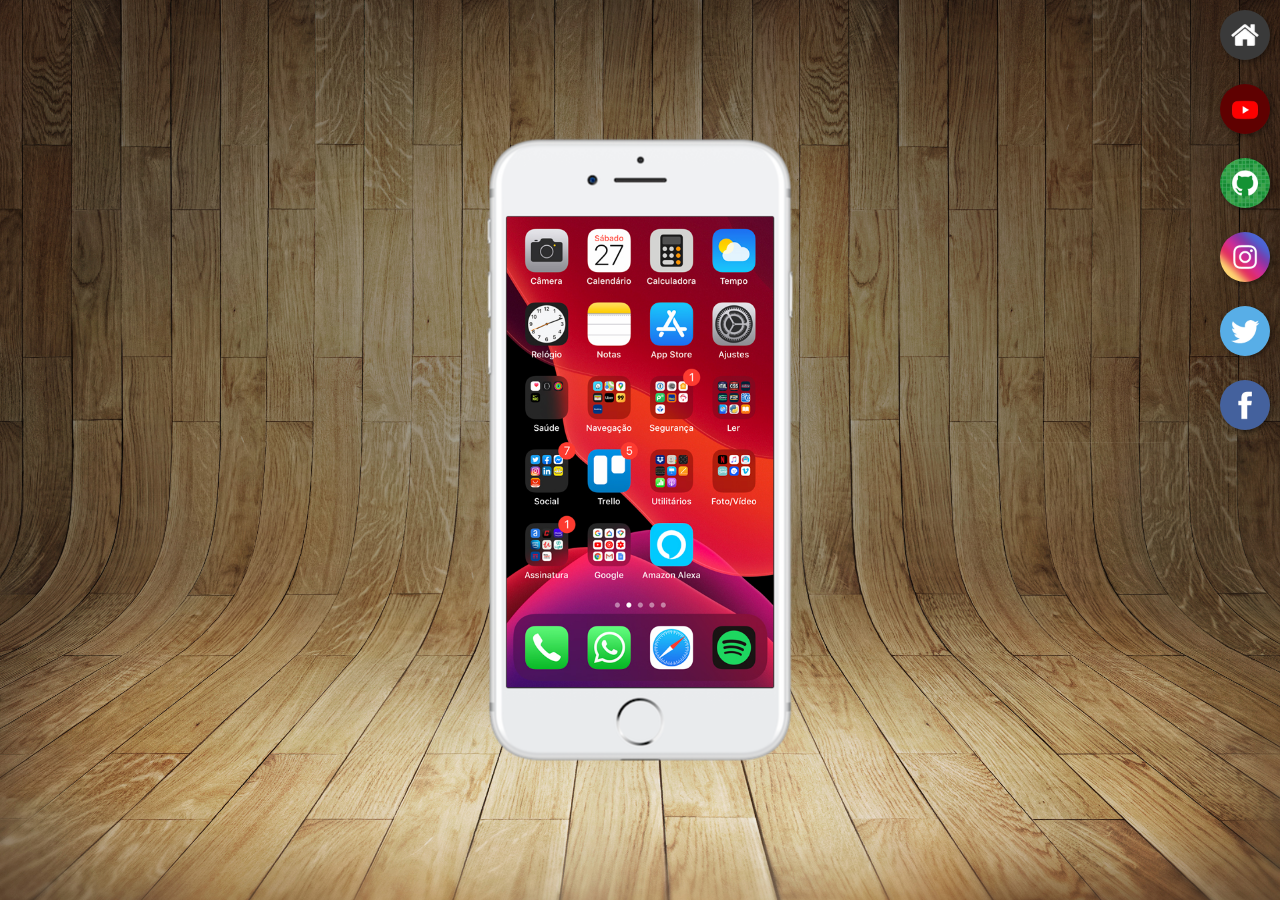
<file: index.html>
<!DOCTYPE html>
<html lang="pt-br">
<head>
    <meta charset="UTF-8">
    <meta name="viewport" content="width=device-width, initial-scale=1.0">
    <title>Projeto Redes Sociais</title>
    <link rel="shortcut icon" href="favicon.ico" type="image/x-icon">
    <link rel="stylesheet" href="estilos/style.css">
</head>
<body>
    <main>
        <section id="telefone">
            <iframe src="home.html" name="tela" id="tela" frameborder="0">
                seu navegador não é compativel com isso.
            </iframe>
        </section>
        <section id="redes-sociais">
            <a href="home.html" target="tela"><img src="imagens/logo-home.jpg" alt="Home"></a><br>
            <a href="youtube.html" target="tela"><img src="imagens/logo-youtube.jpg" alt="Youtube"></a><br>
            <a href="github.html" target="tela"><img src="imagens/logo-github.jpg" alt="GitHub"></a><br>
            <a href="instagram.html" target="tela"><img src="imagens/logo-instagram.jpg" alt="Instagram"></a><br>
            <a href="twitter.html" target="tela"><img src="imagens/logo-twitter.jpg" alt="Twitter"></a><br>
            <a href="facebook.html" target="tela"><img src="imagens/logo-facebook.jpg" alt="Facebook"></a><br>
        </section>
    </main>
</body>
</html>
</file>
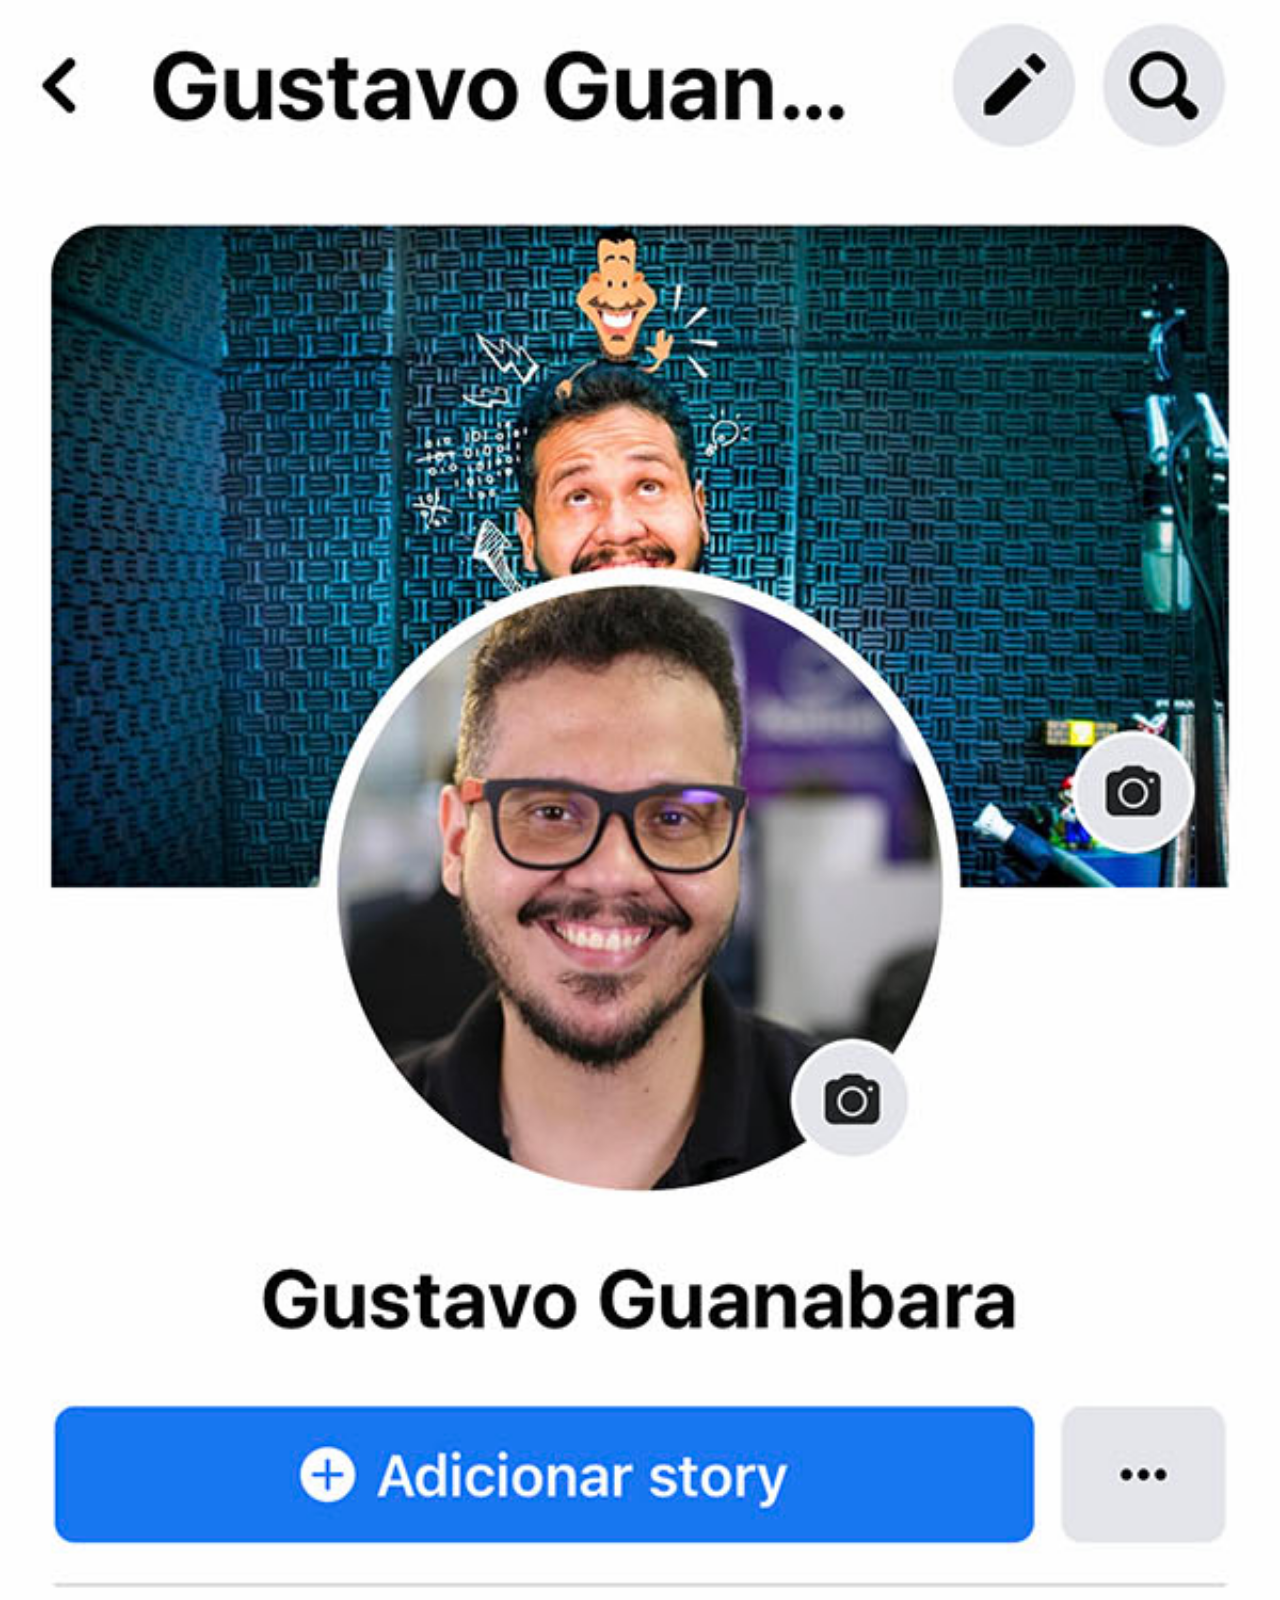
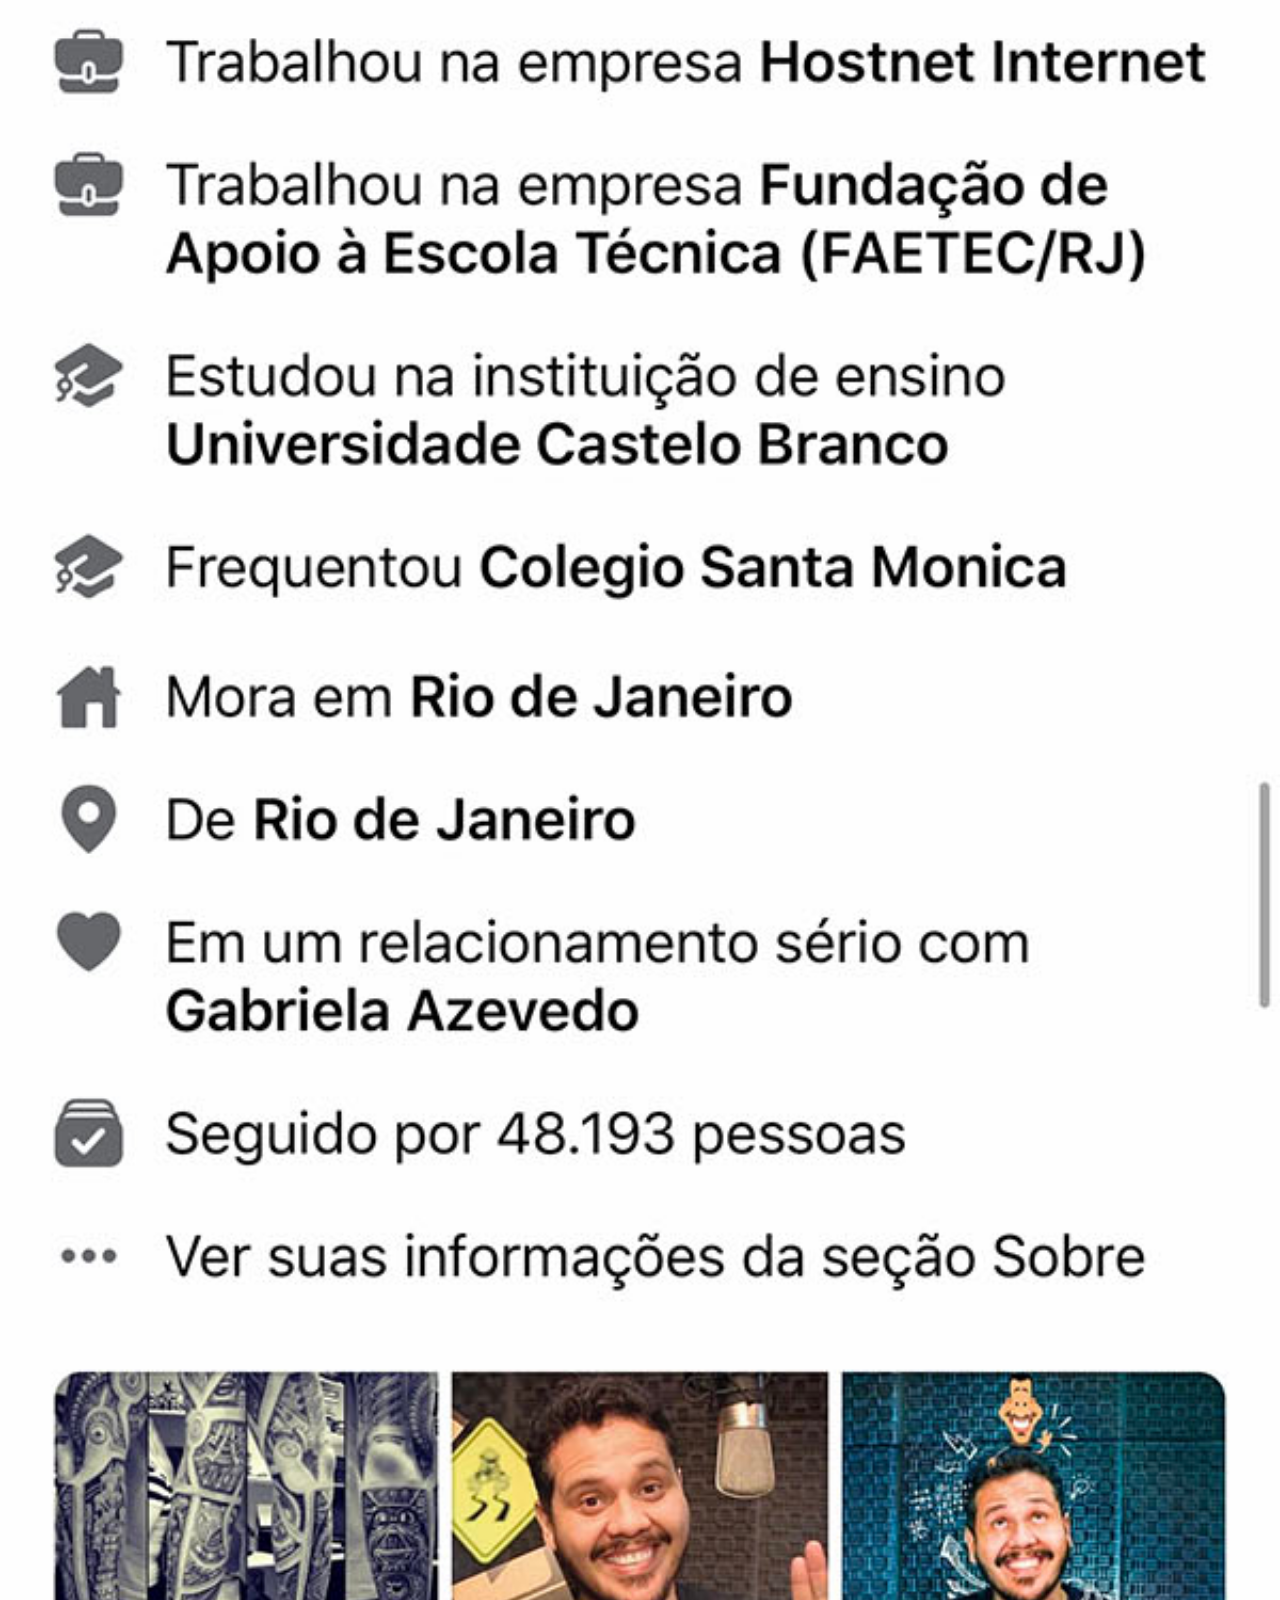
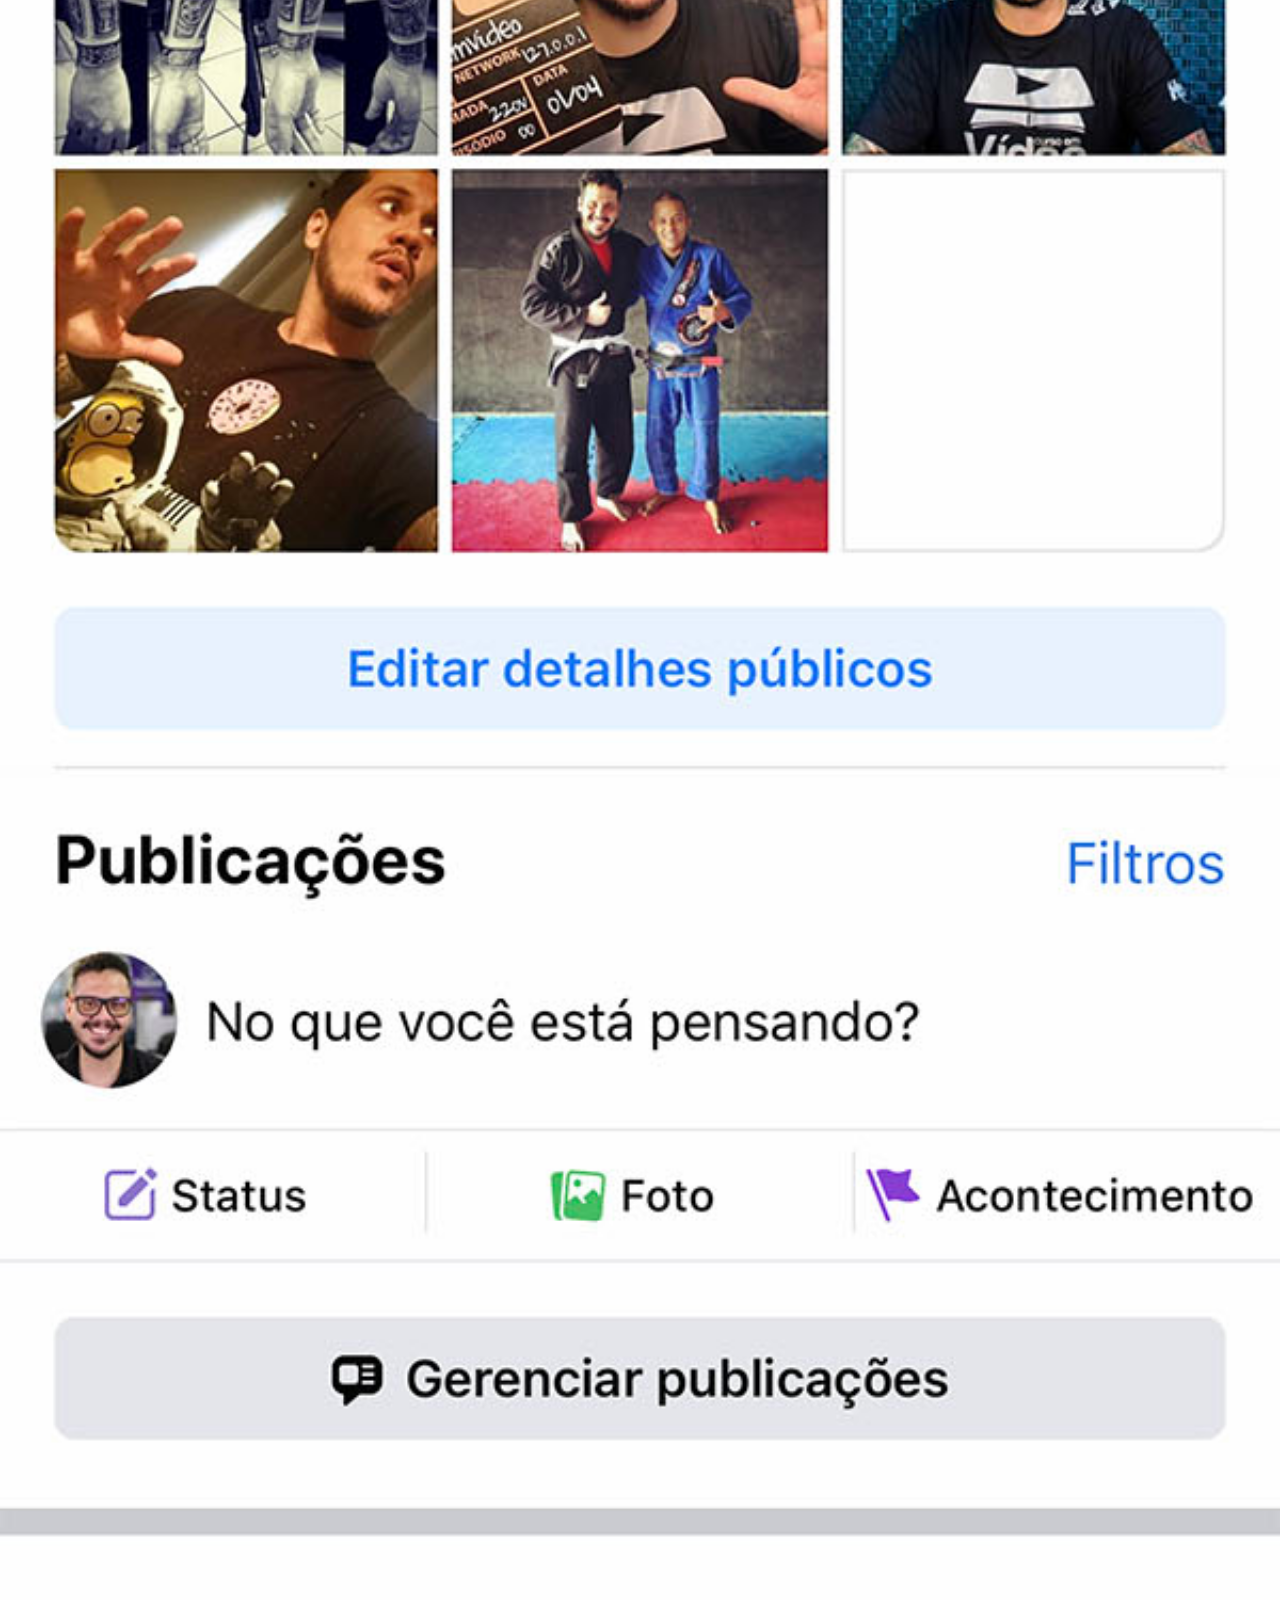
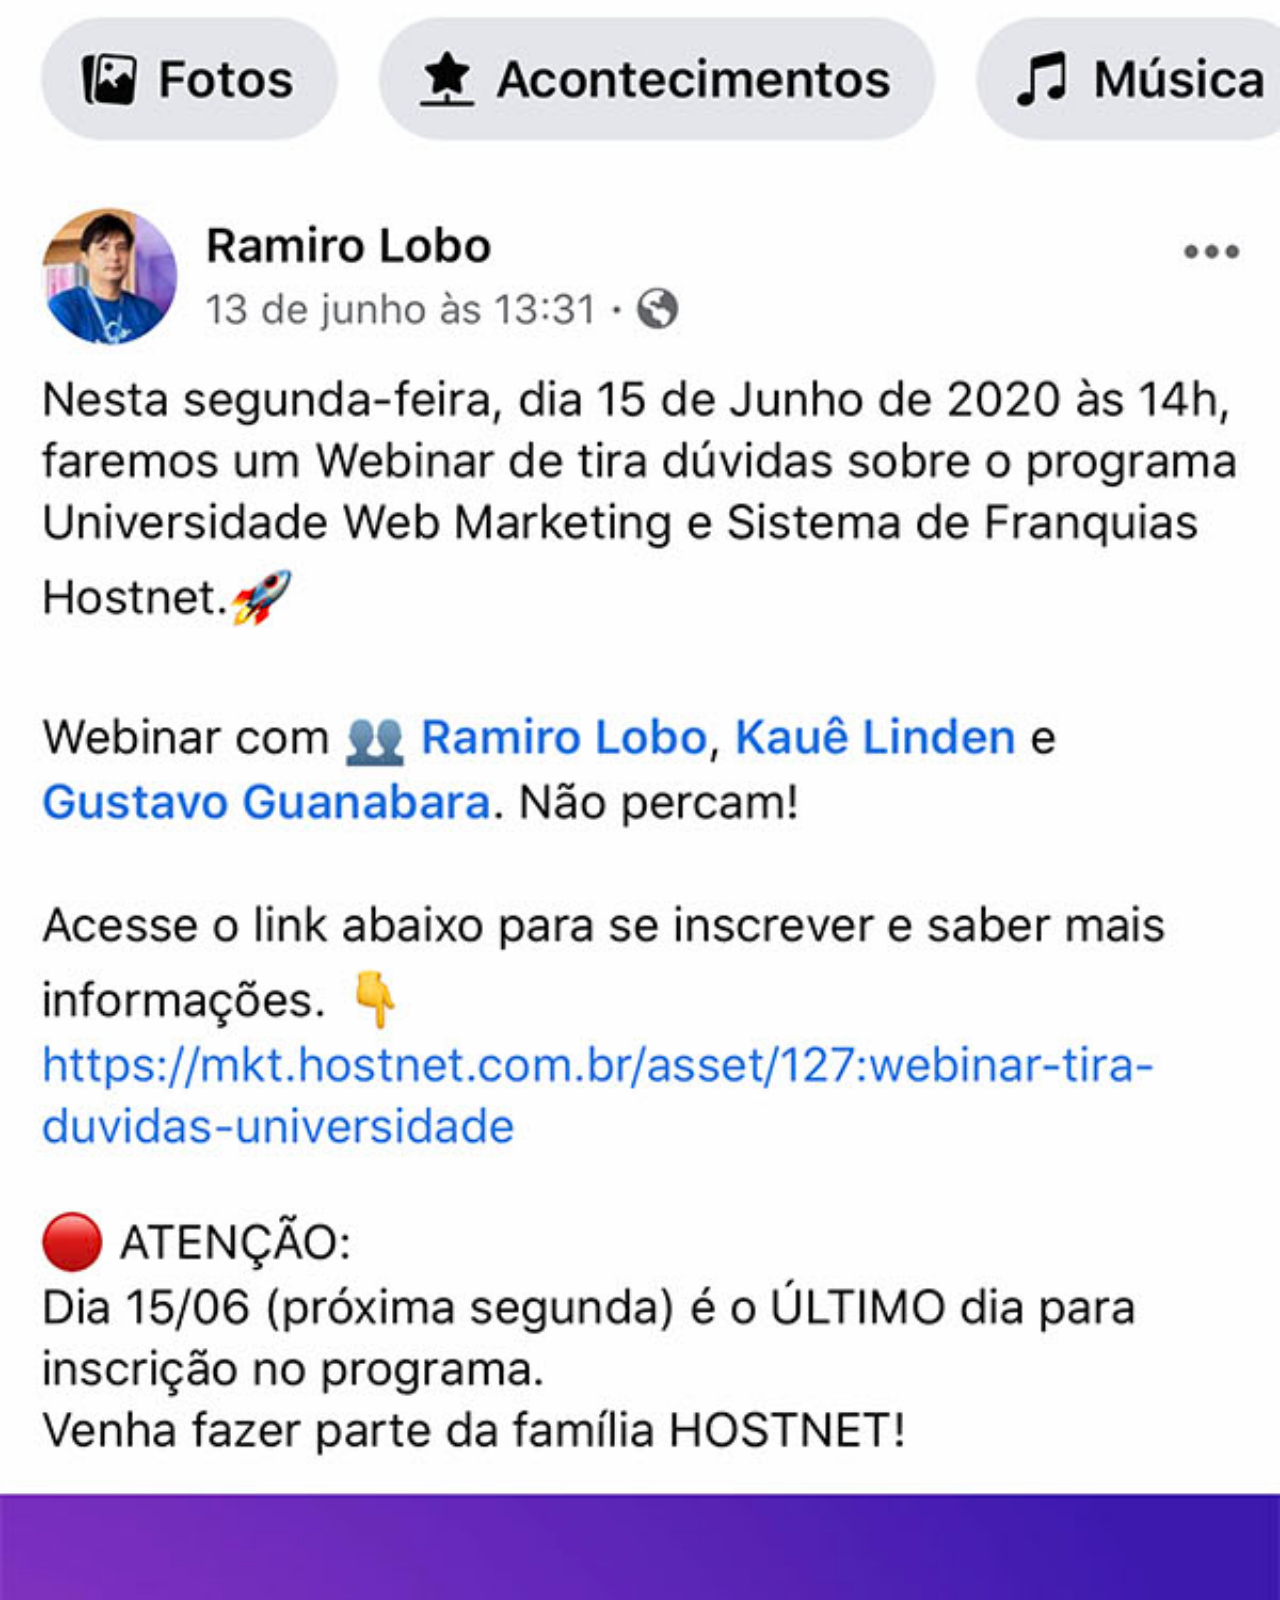
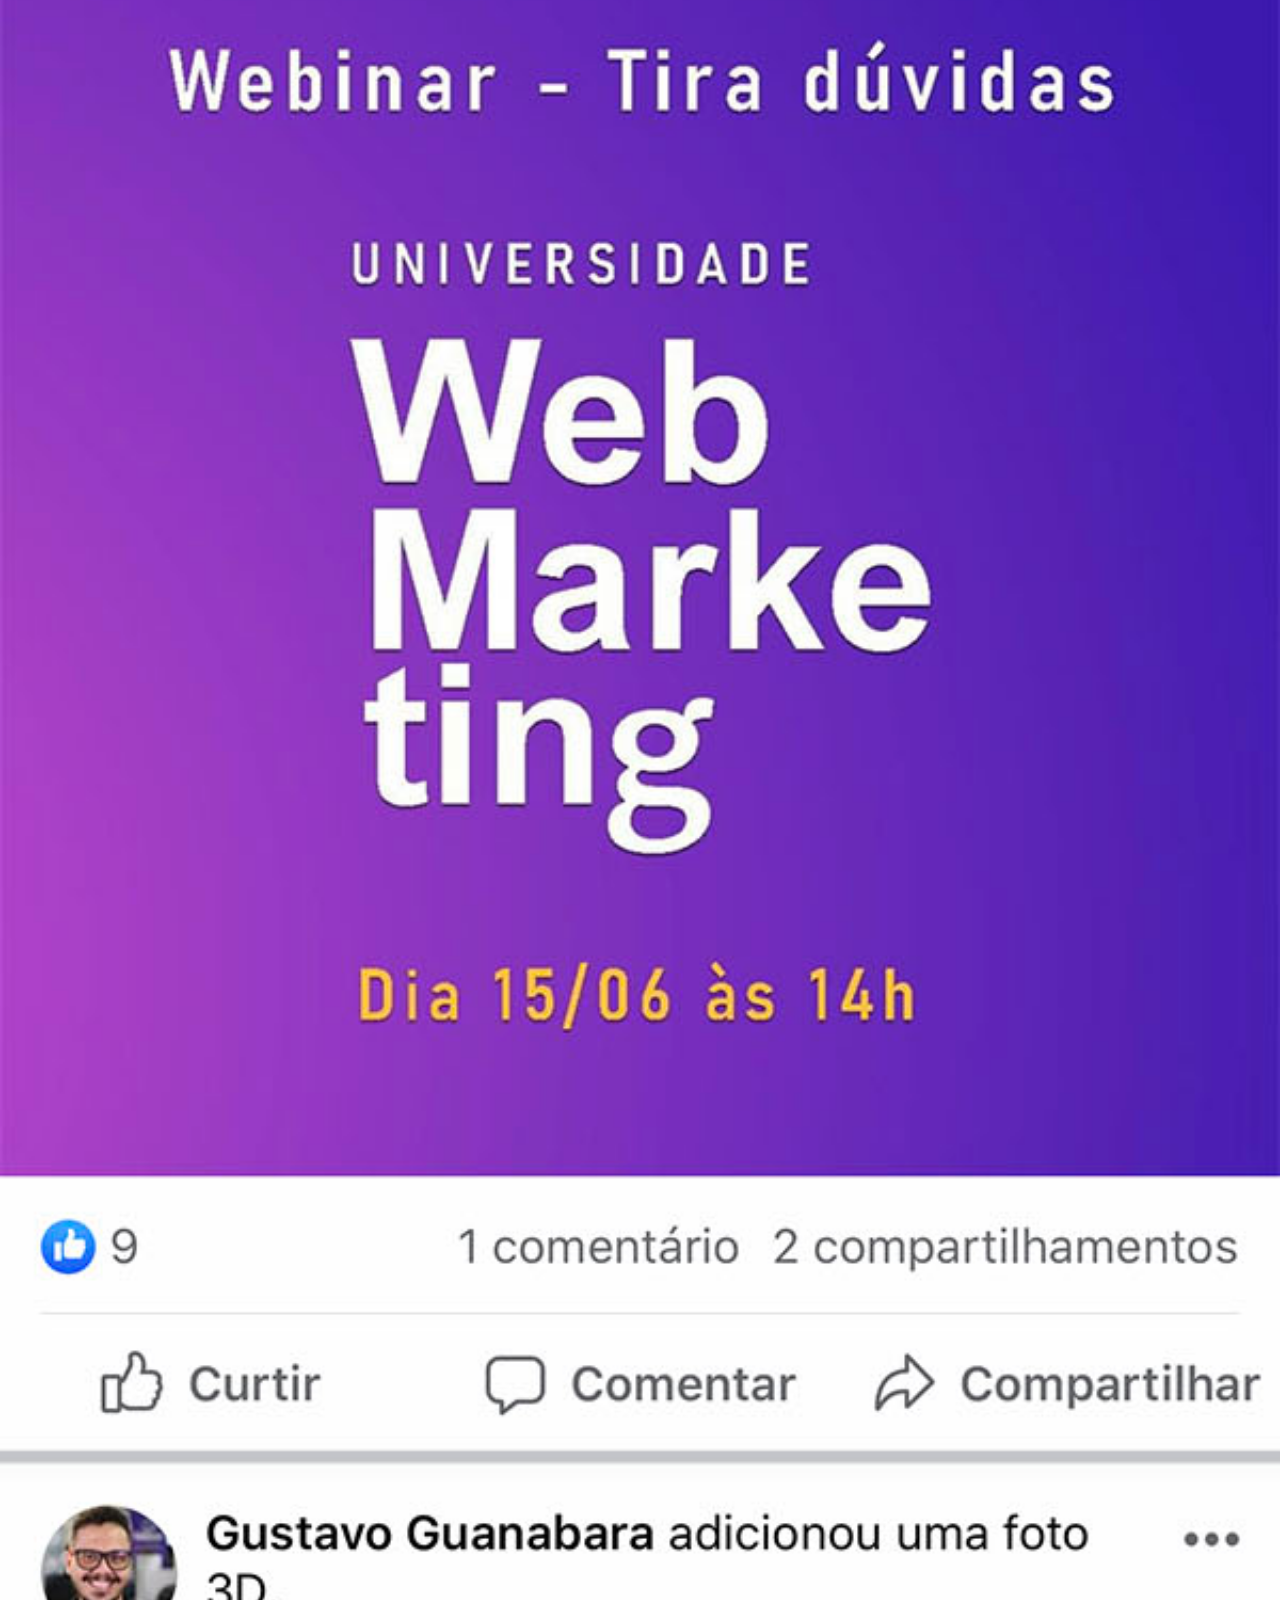
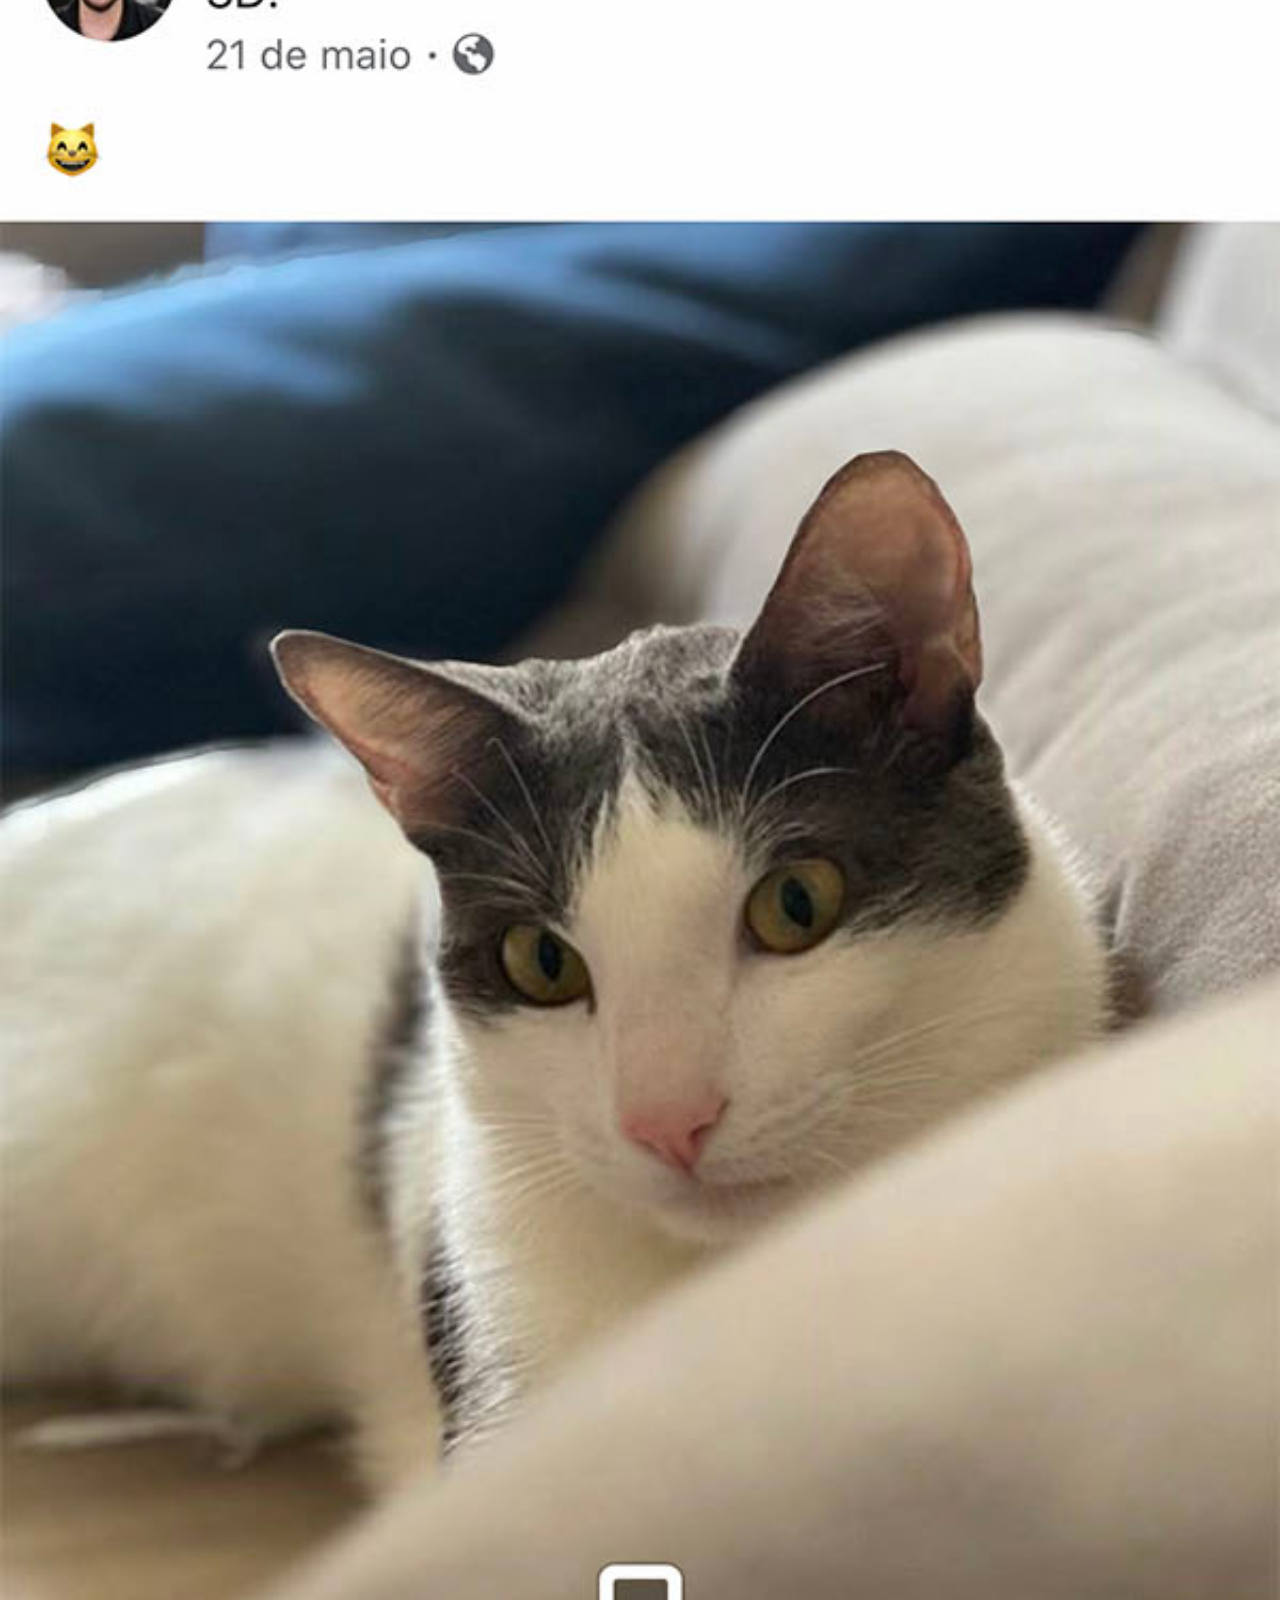
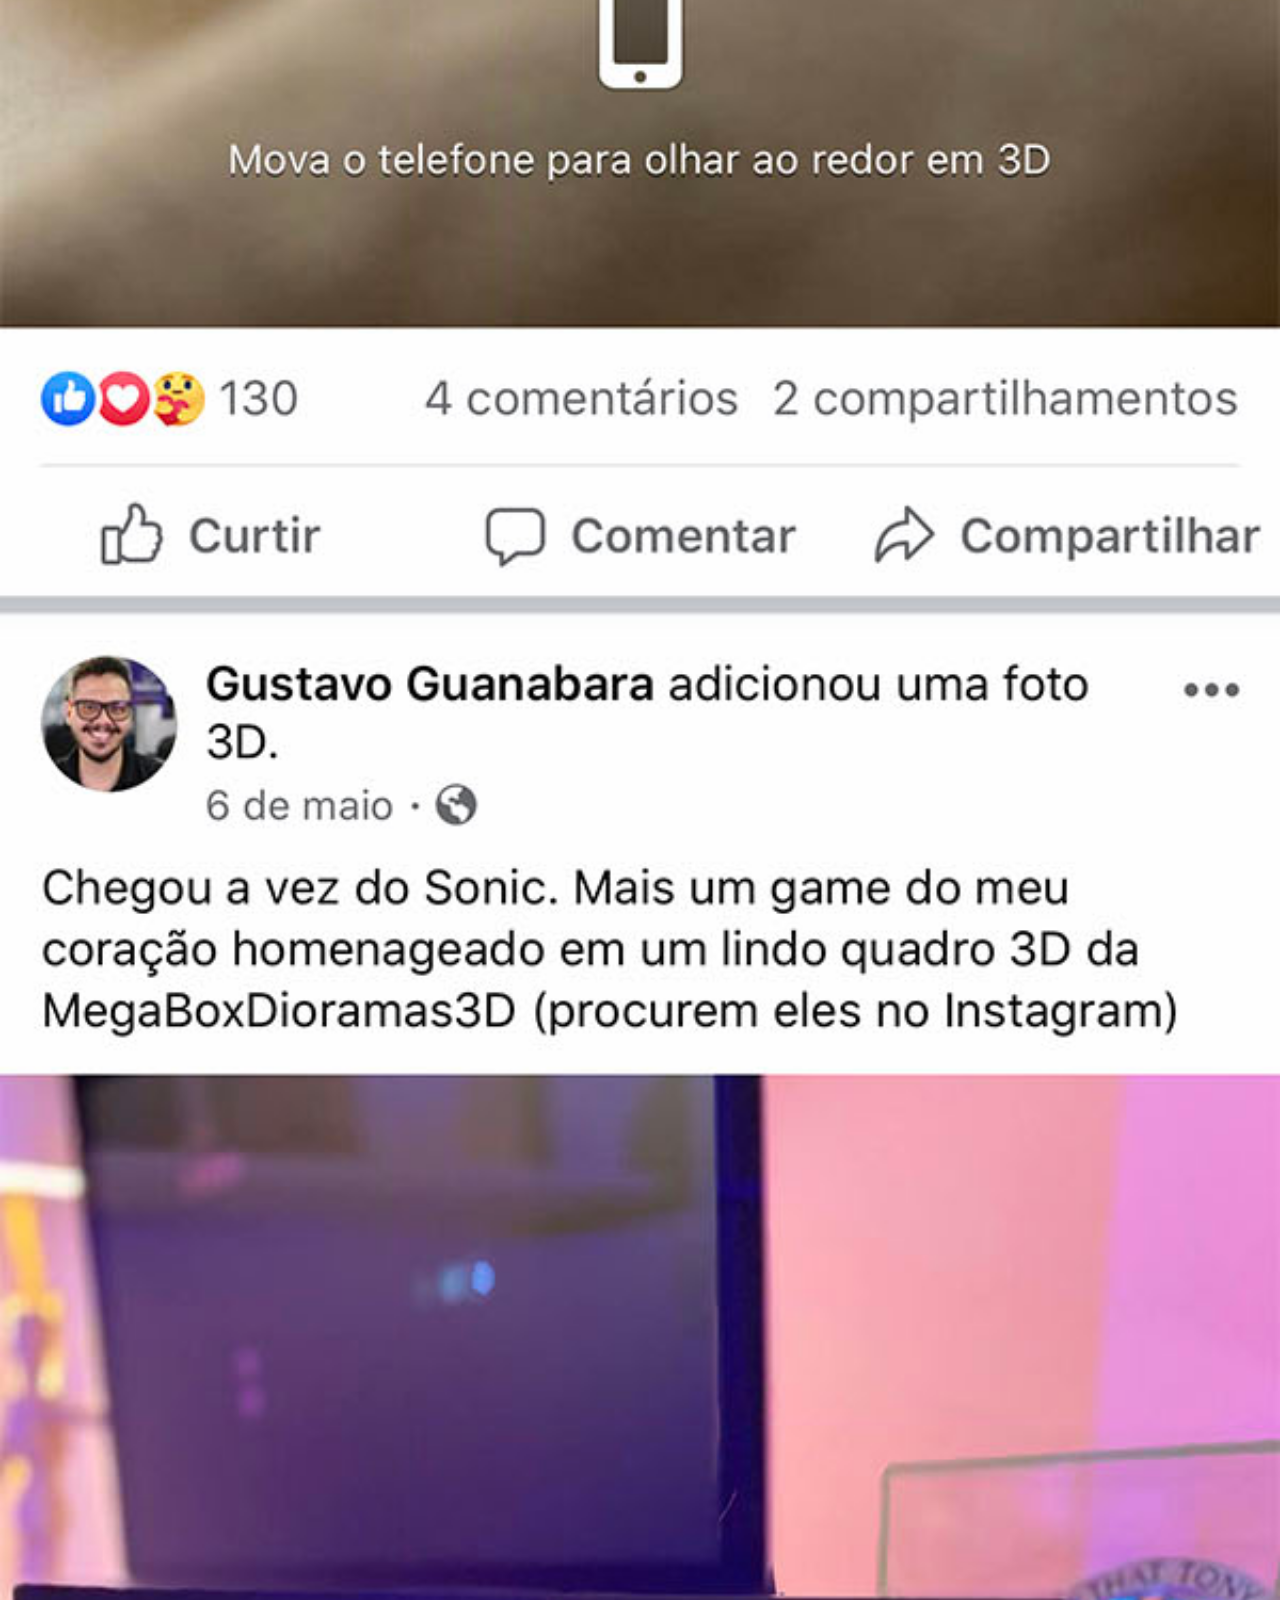
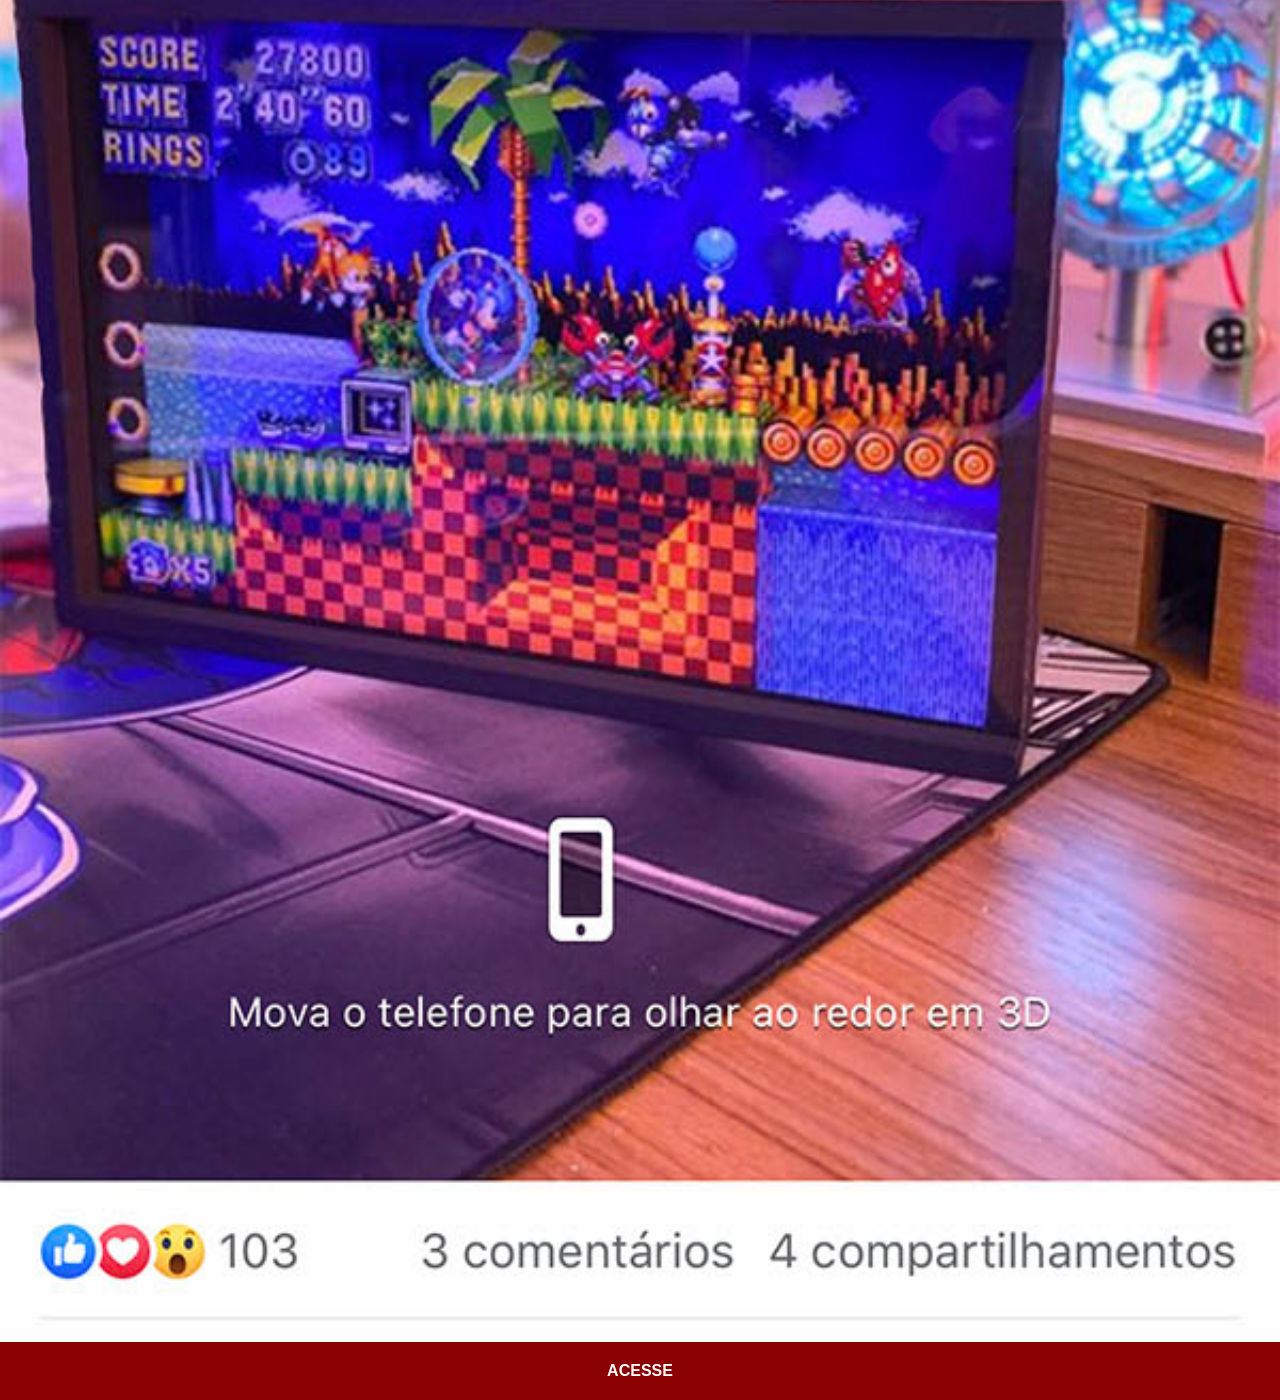
<file: facebook.html>
<!DOCTYPE html>
<html lang="pt-br">
<head>
    <meta charset="UTF-8">
    <meta name="viewport" content="width=device-width, initial-scale=1.0">
    <title>Facebook</title>
    <link rel="stylesheet" href="estilos/social.css">
</head>
<body>
    <img src="imagens/tela-facebook.jpg" alt="Facebook">
    <a href="https://www.facebook.com/" target="_blank">ACESSE</a>
</body>
</html>
</file>
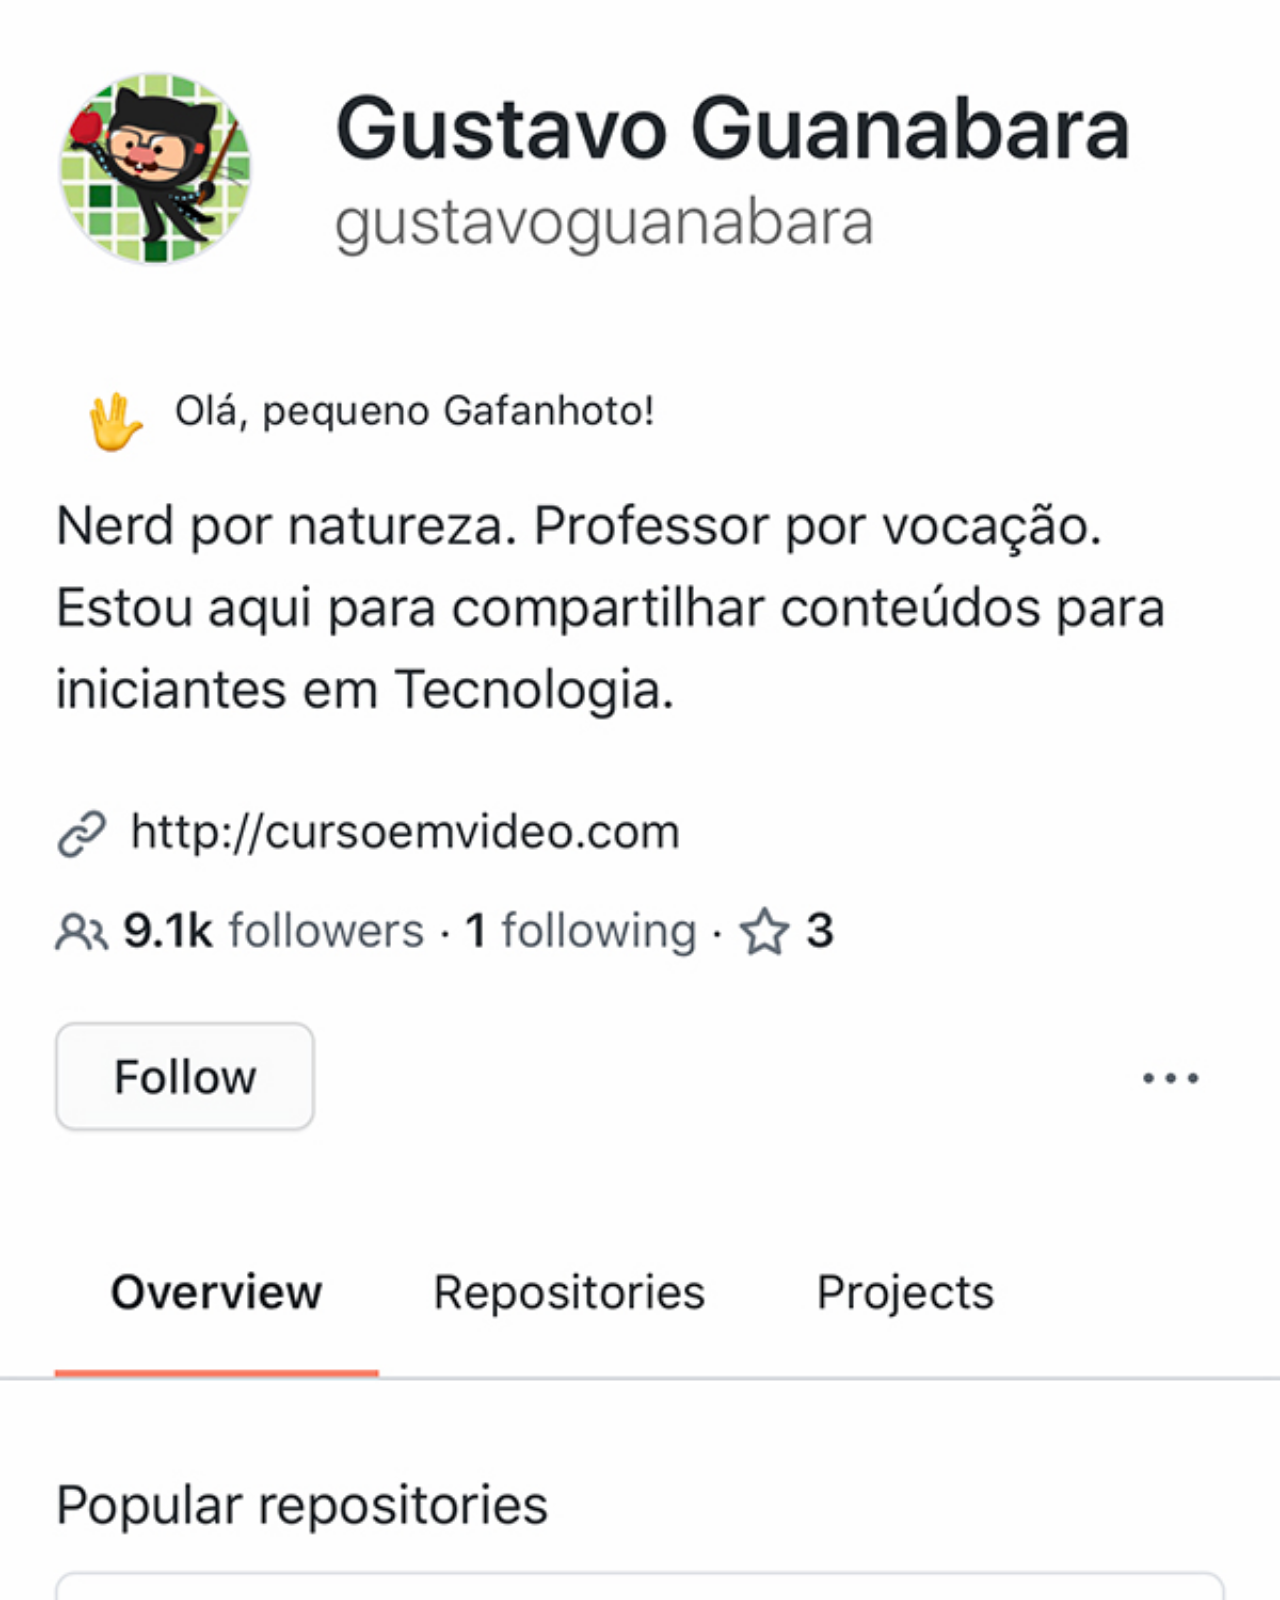
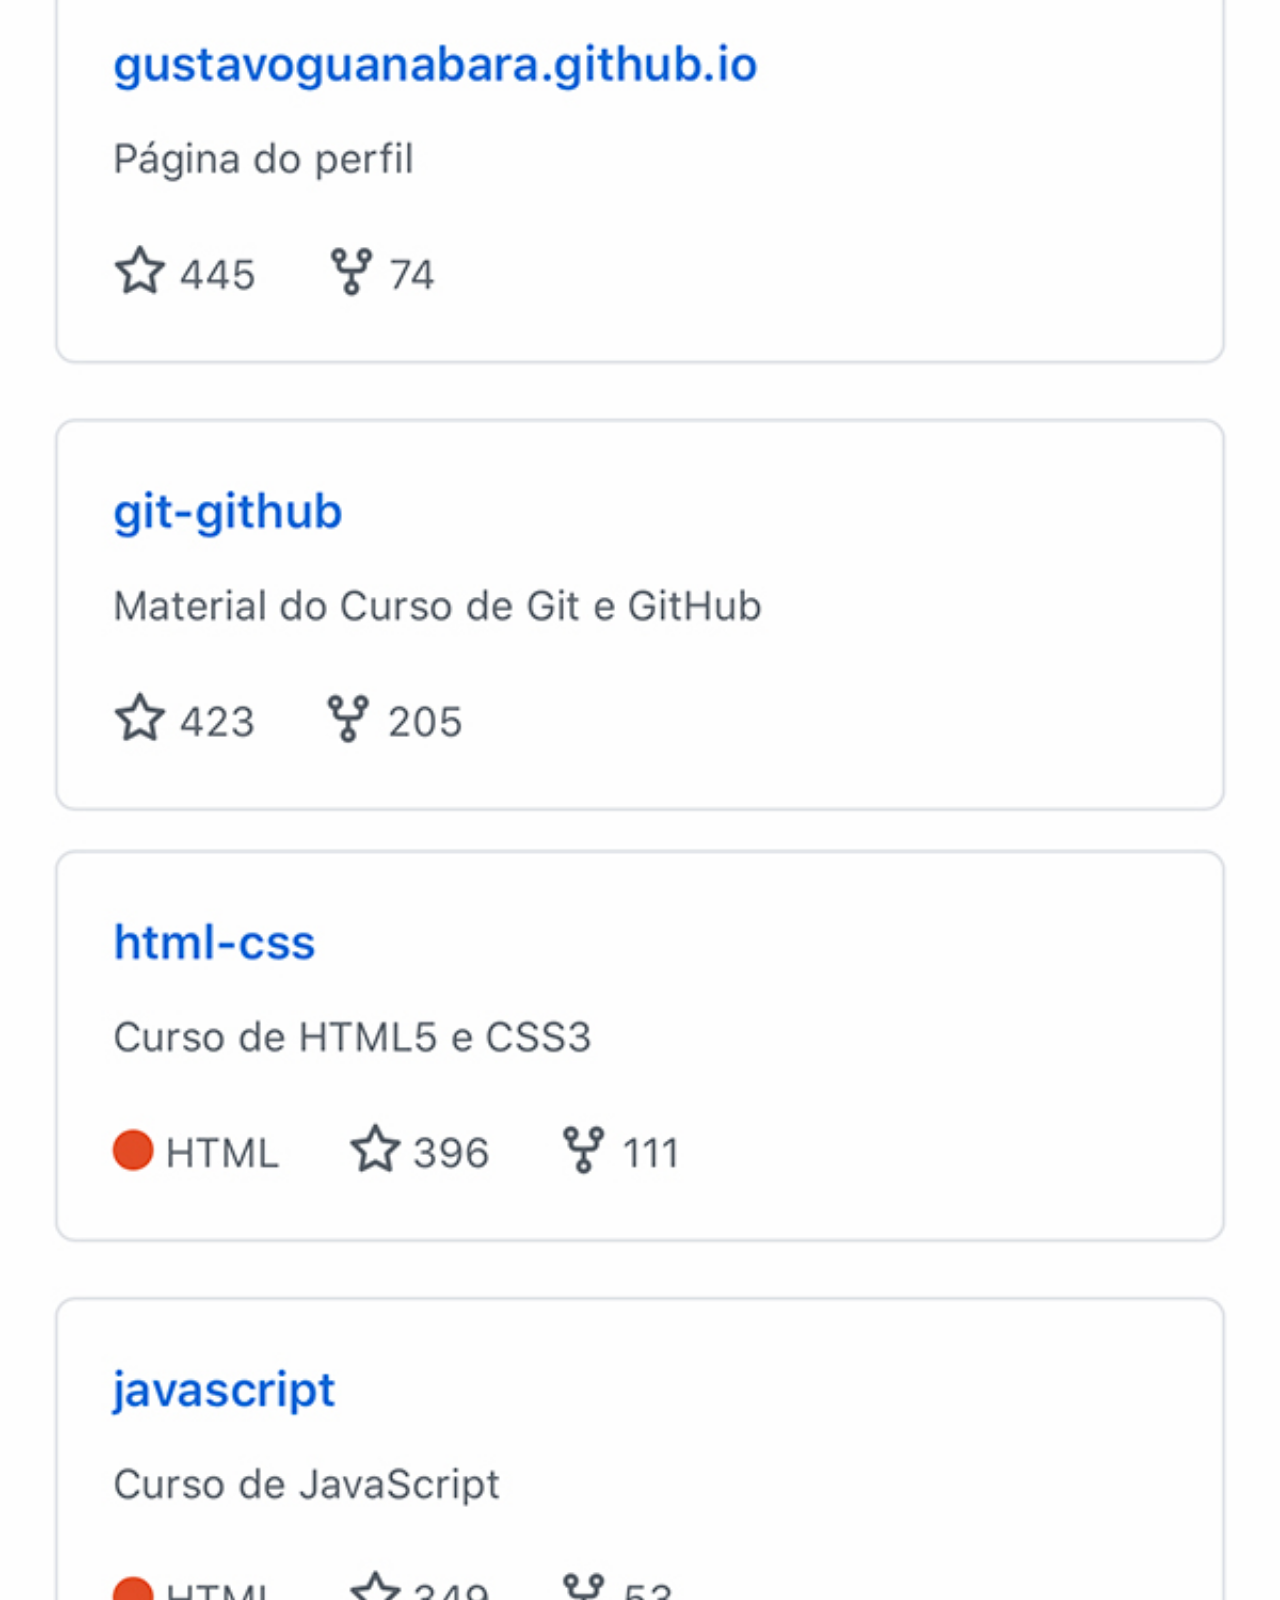
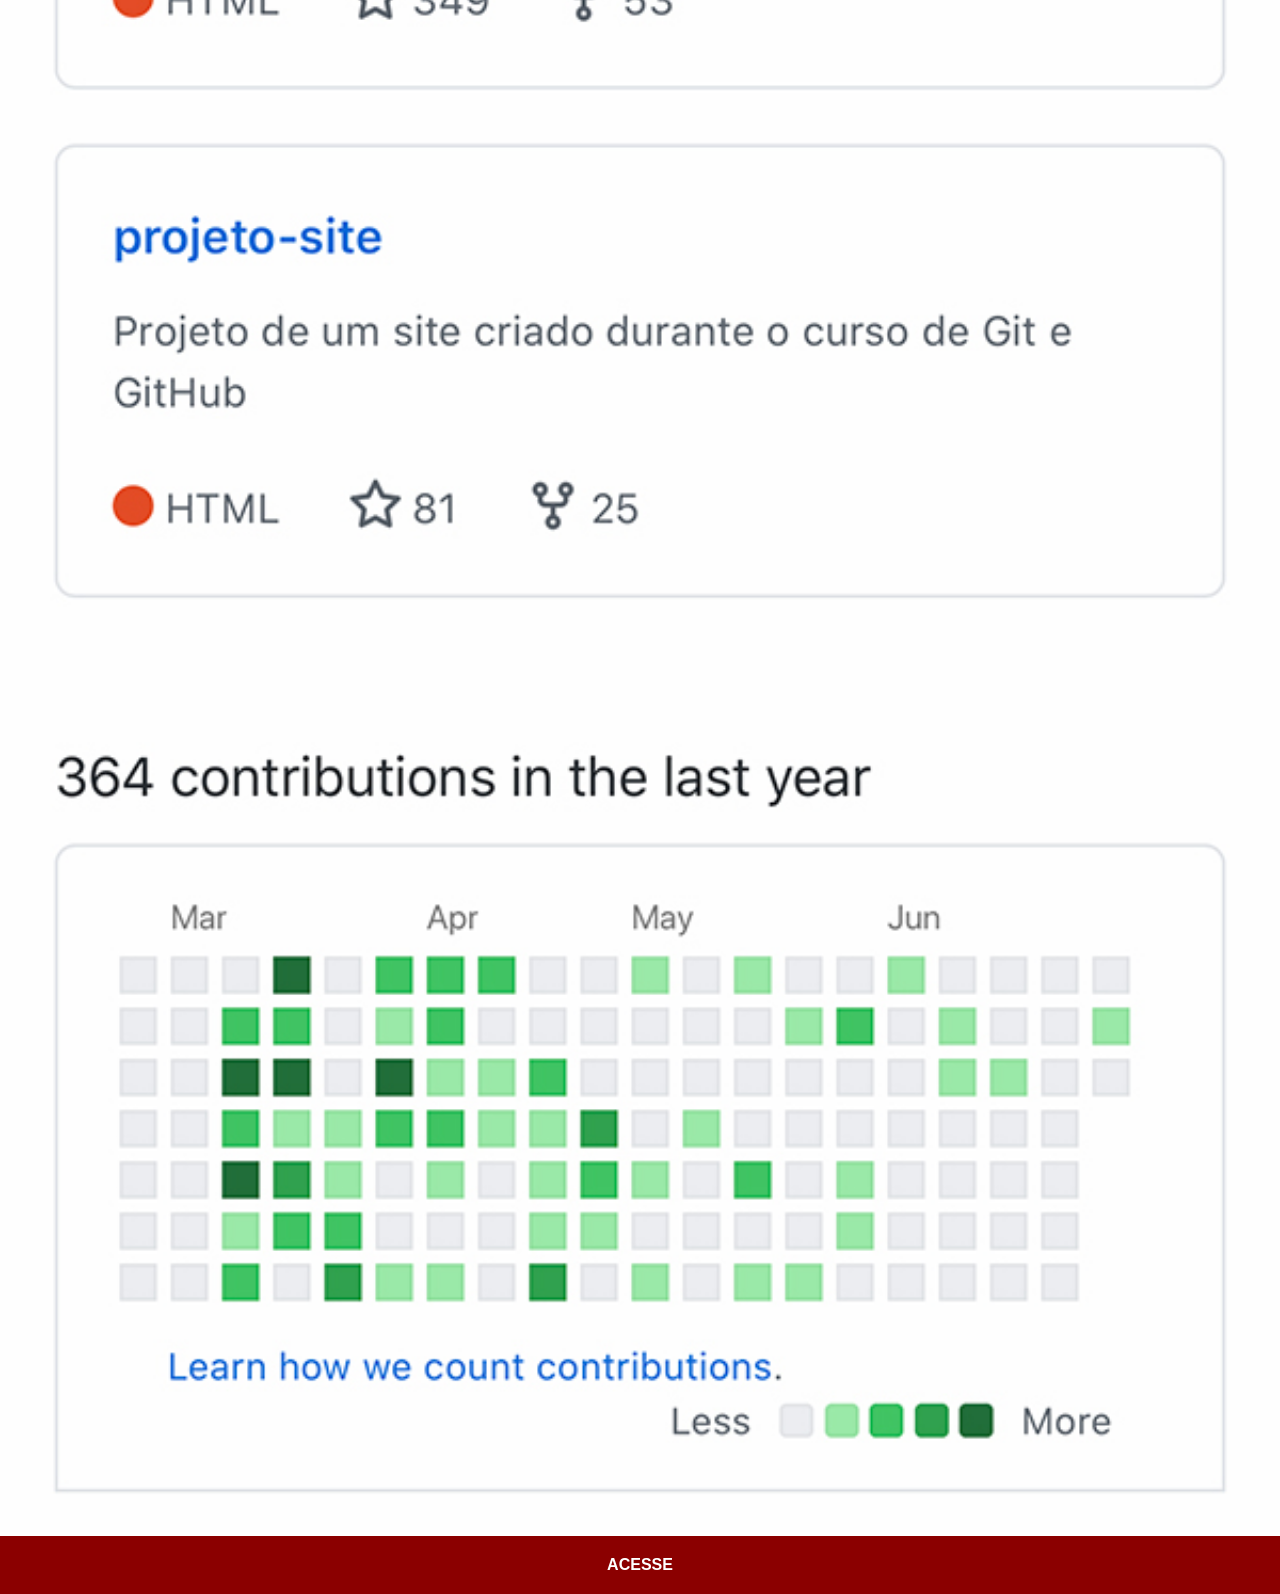
<file: github.html>
<!DOCTYPE html>
<html lang="pt-br">
<head>
    <meta charset="UTF-8">
    <meta name="viewport" content="width=device-width, initial-scale=1.0">
    <title>GitHub</title>
    <link rel="stylesheet" href="estilos/social.css">
</head>
<body>
    <img src="imagens/tela-github.jpg" alt="GitHub">
    <a href="https://github.com/diogodlima098-a11y" target="_blank">ACESSE</a>
</body>
</html>
</file>
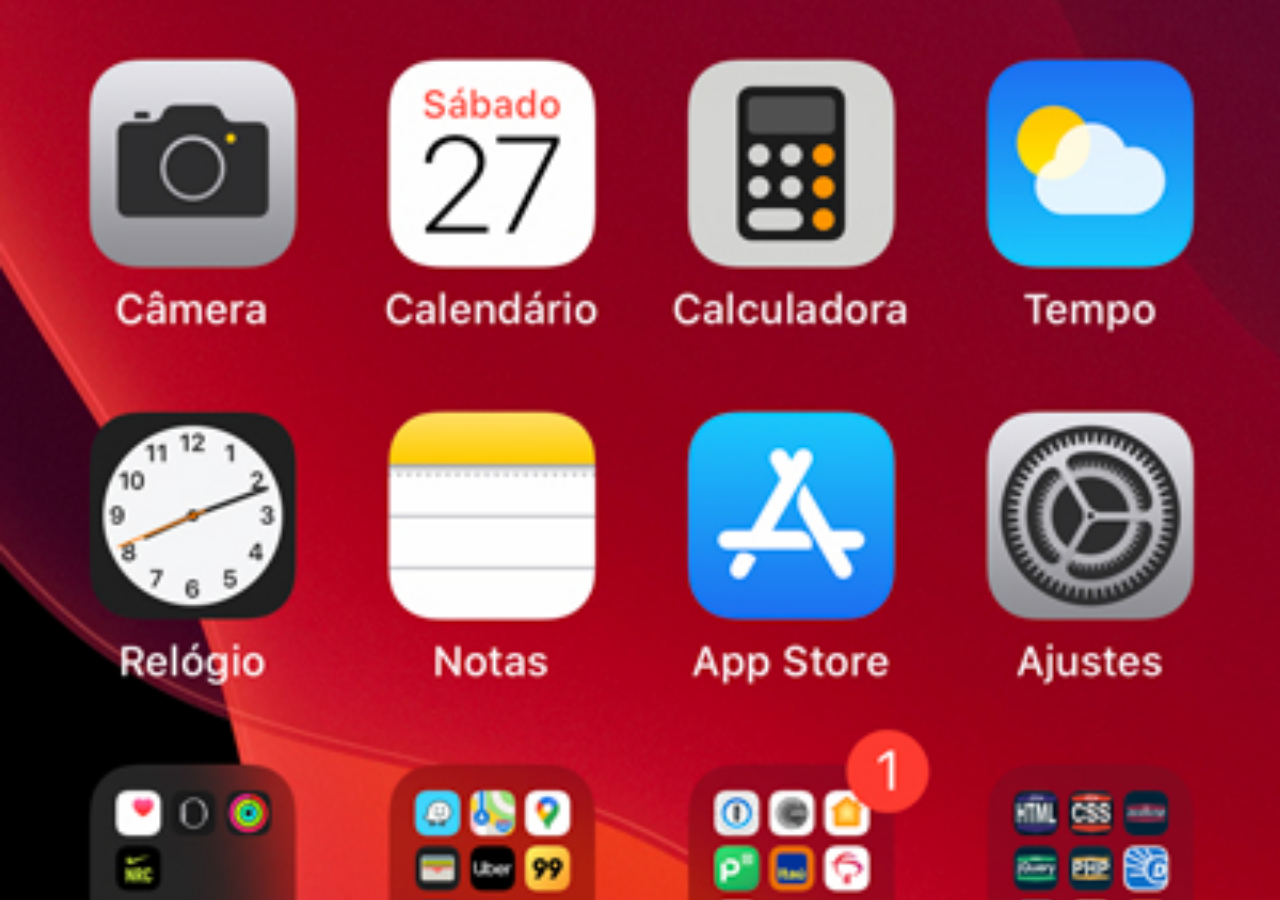
<file: home.html>
<!DOCTYPE html>
<html lang="pt-br">
<head>
    <meta charset="UTF-8">
    <meta name="viewport" content="width=device-width, initial-scale=1.0">
    <title>Home</title>
</head>
<style>
    * {
        margin: 0px;
        padding: 0px;
    }

    body {
        width: 100vw;
        height: 100vh;
        background: black url('imagens/tela-home.jpg') no-repeat top center;
        background-size: cover;
    }

</style>
<body>
    
</body>
</html>
</file>
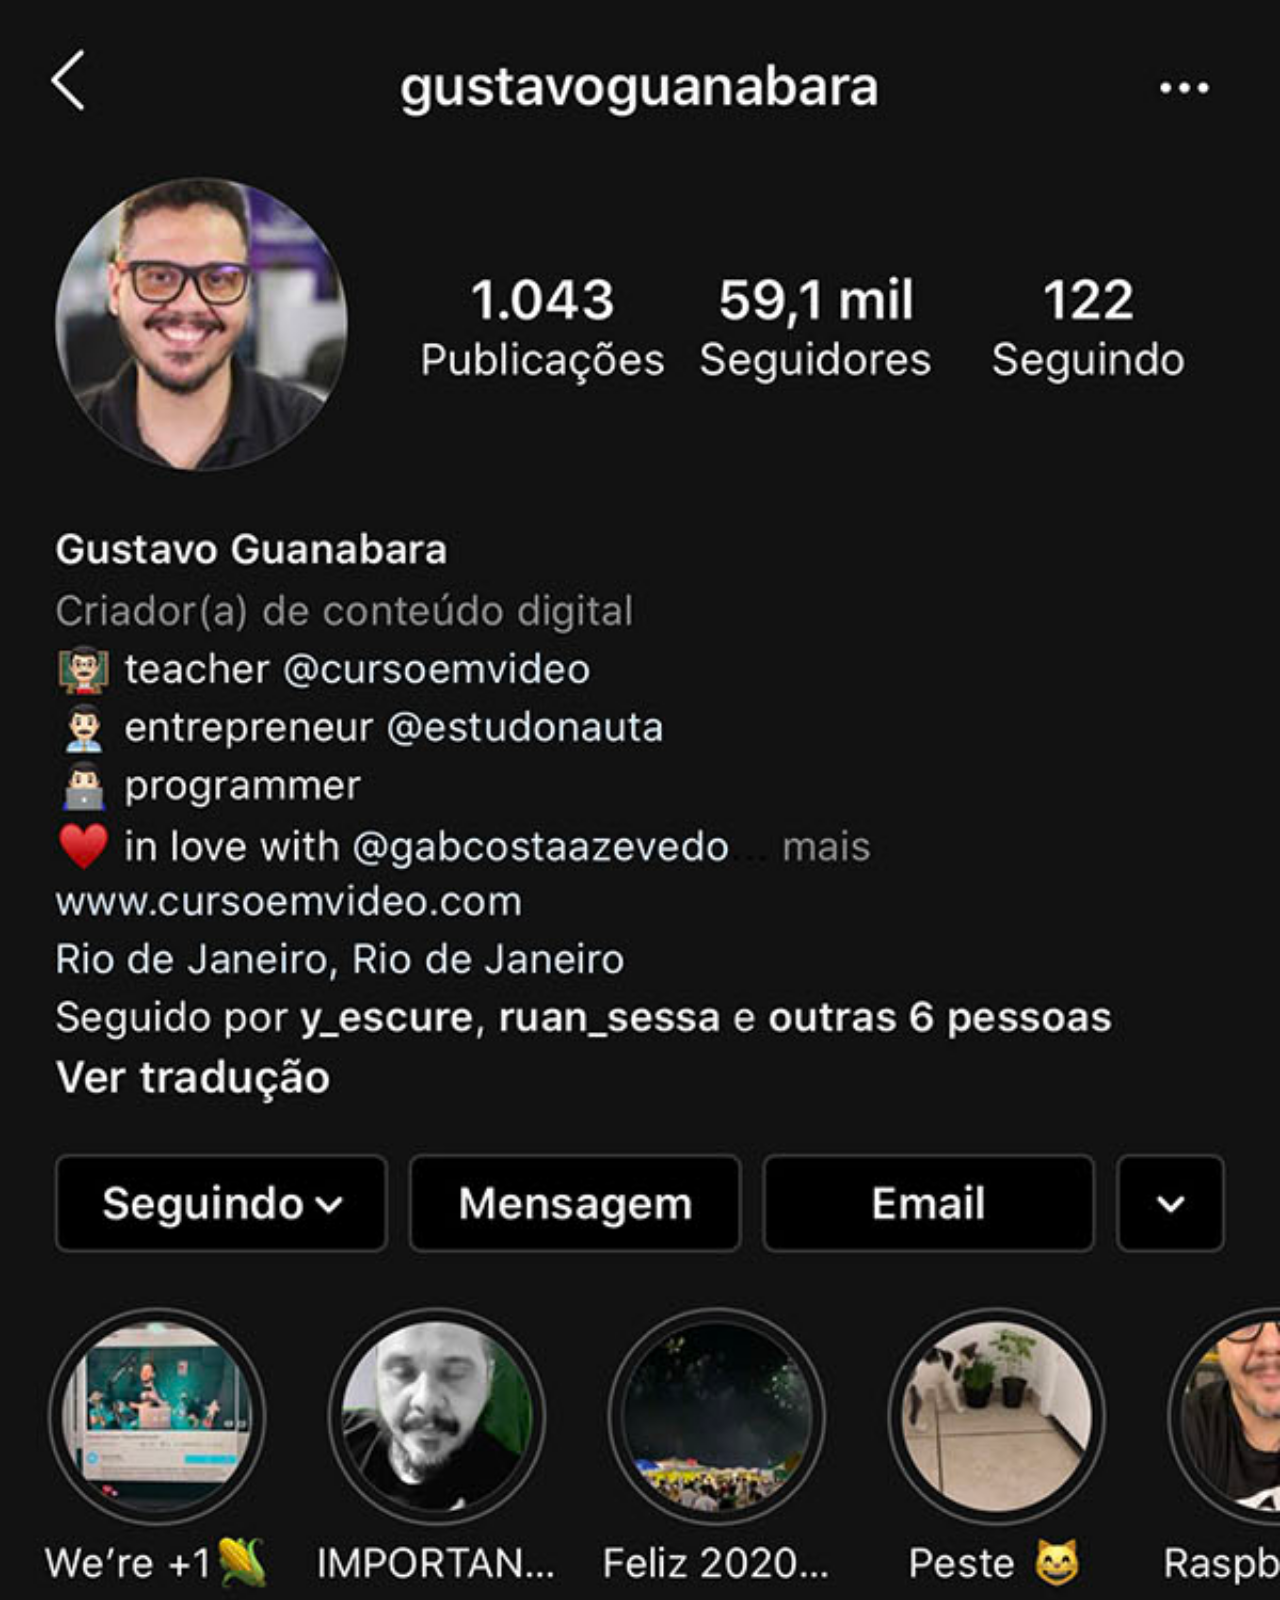
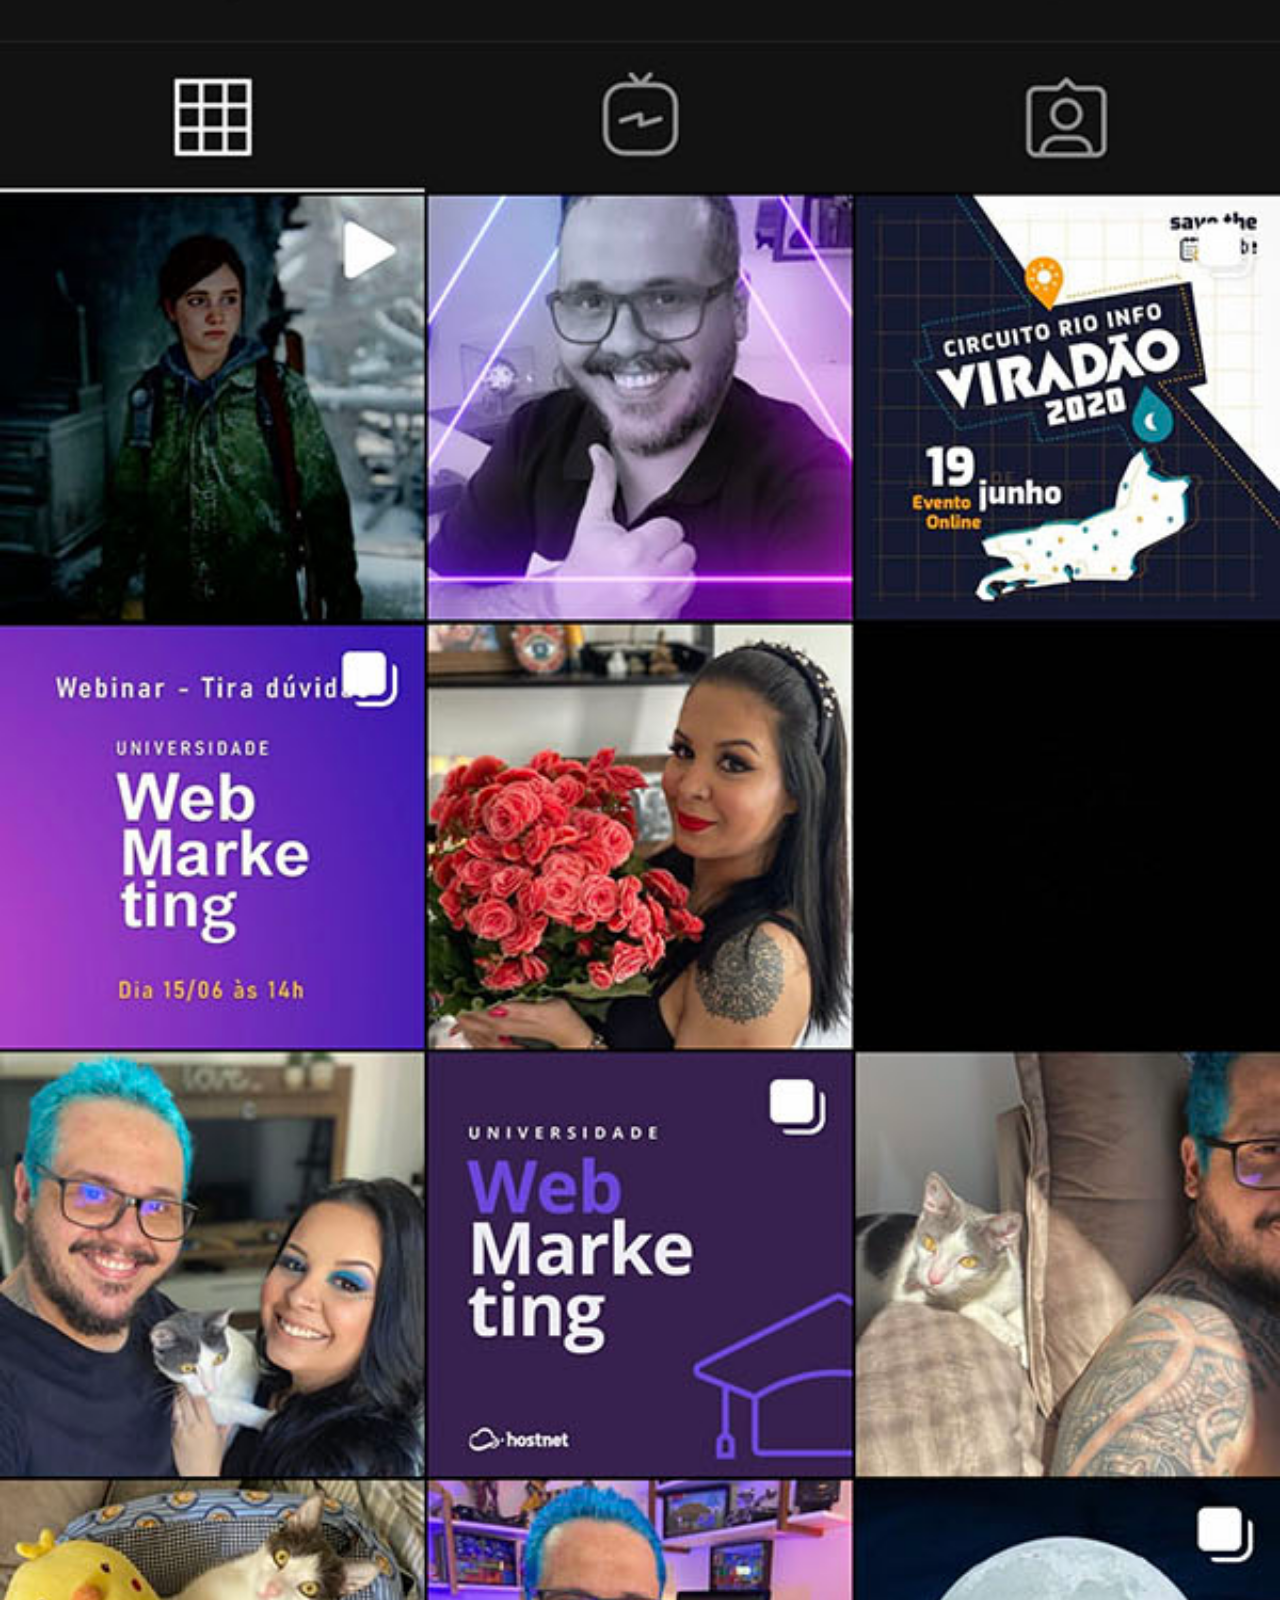
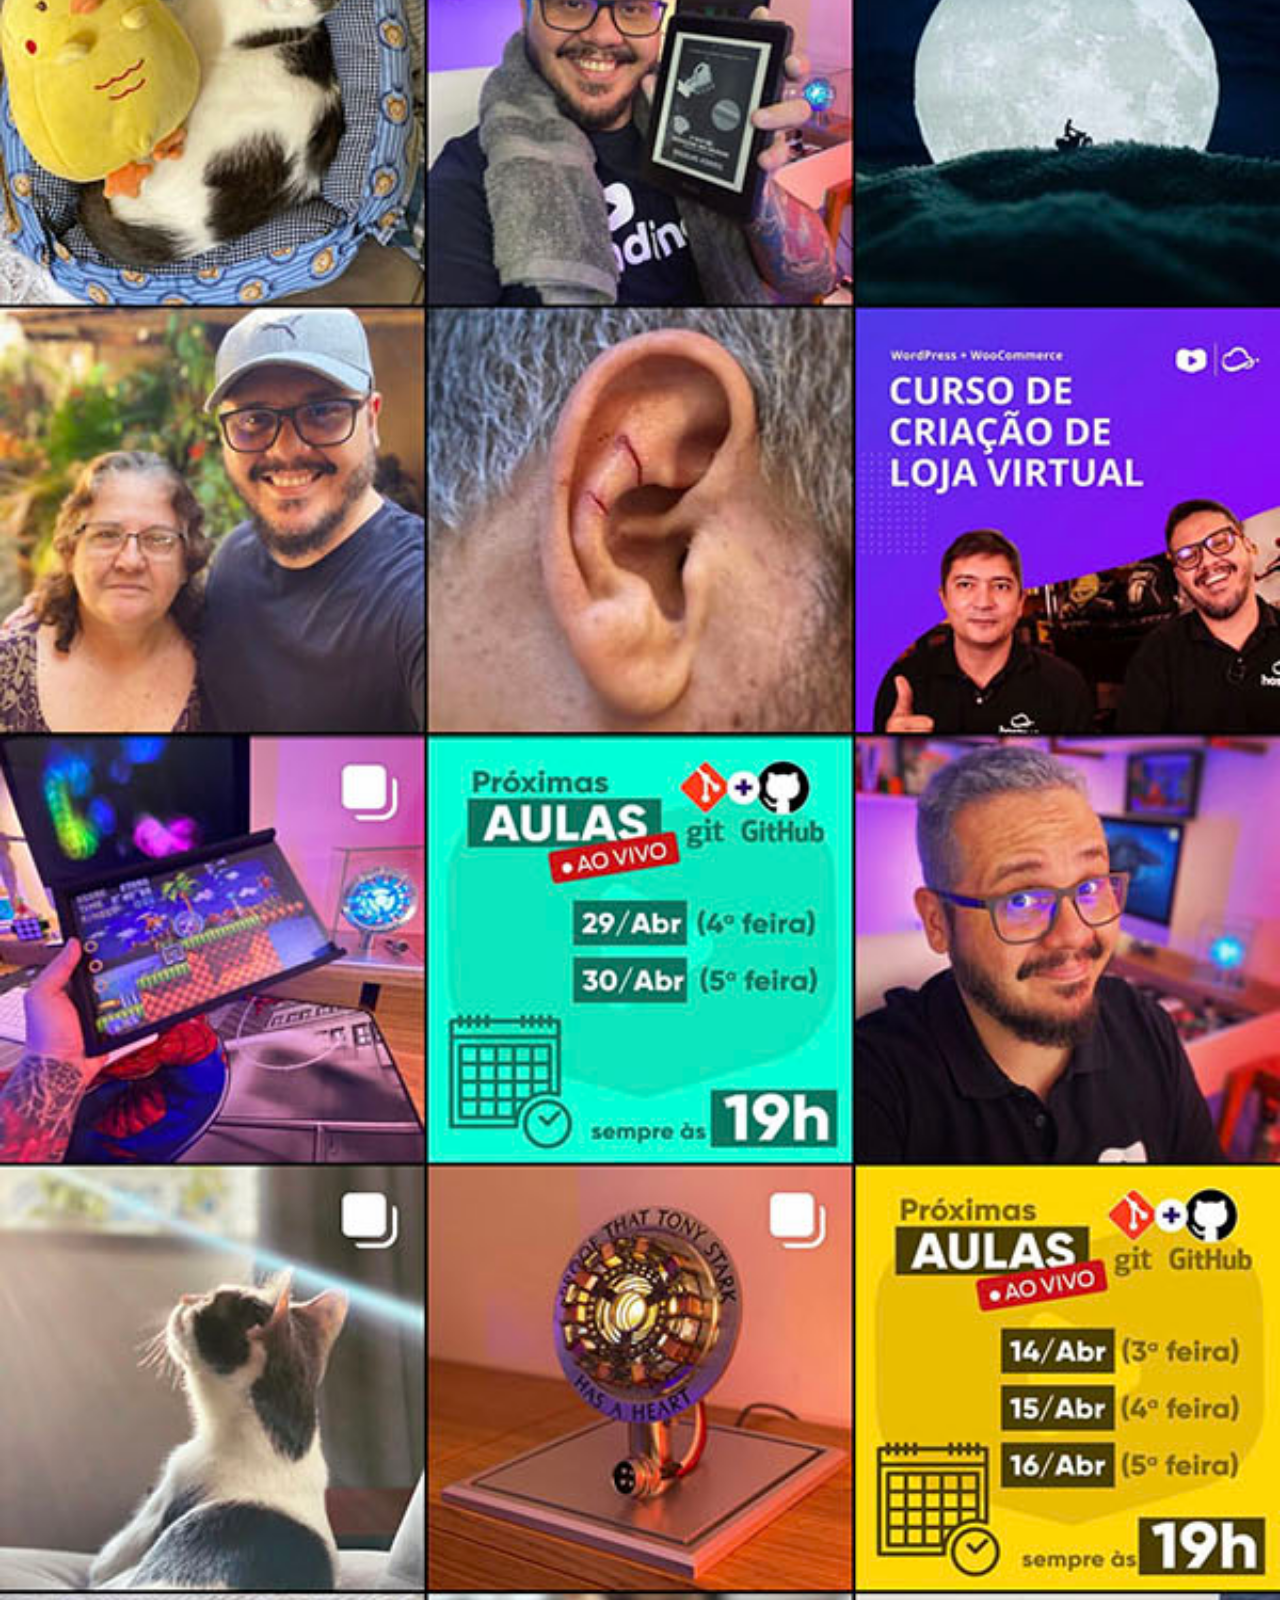
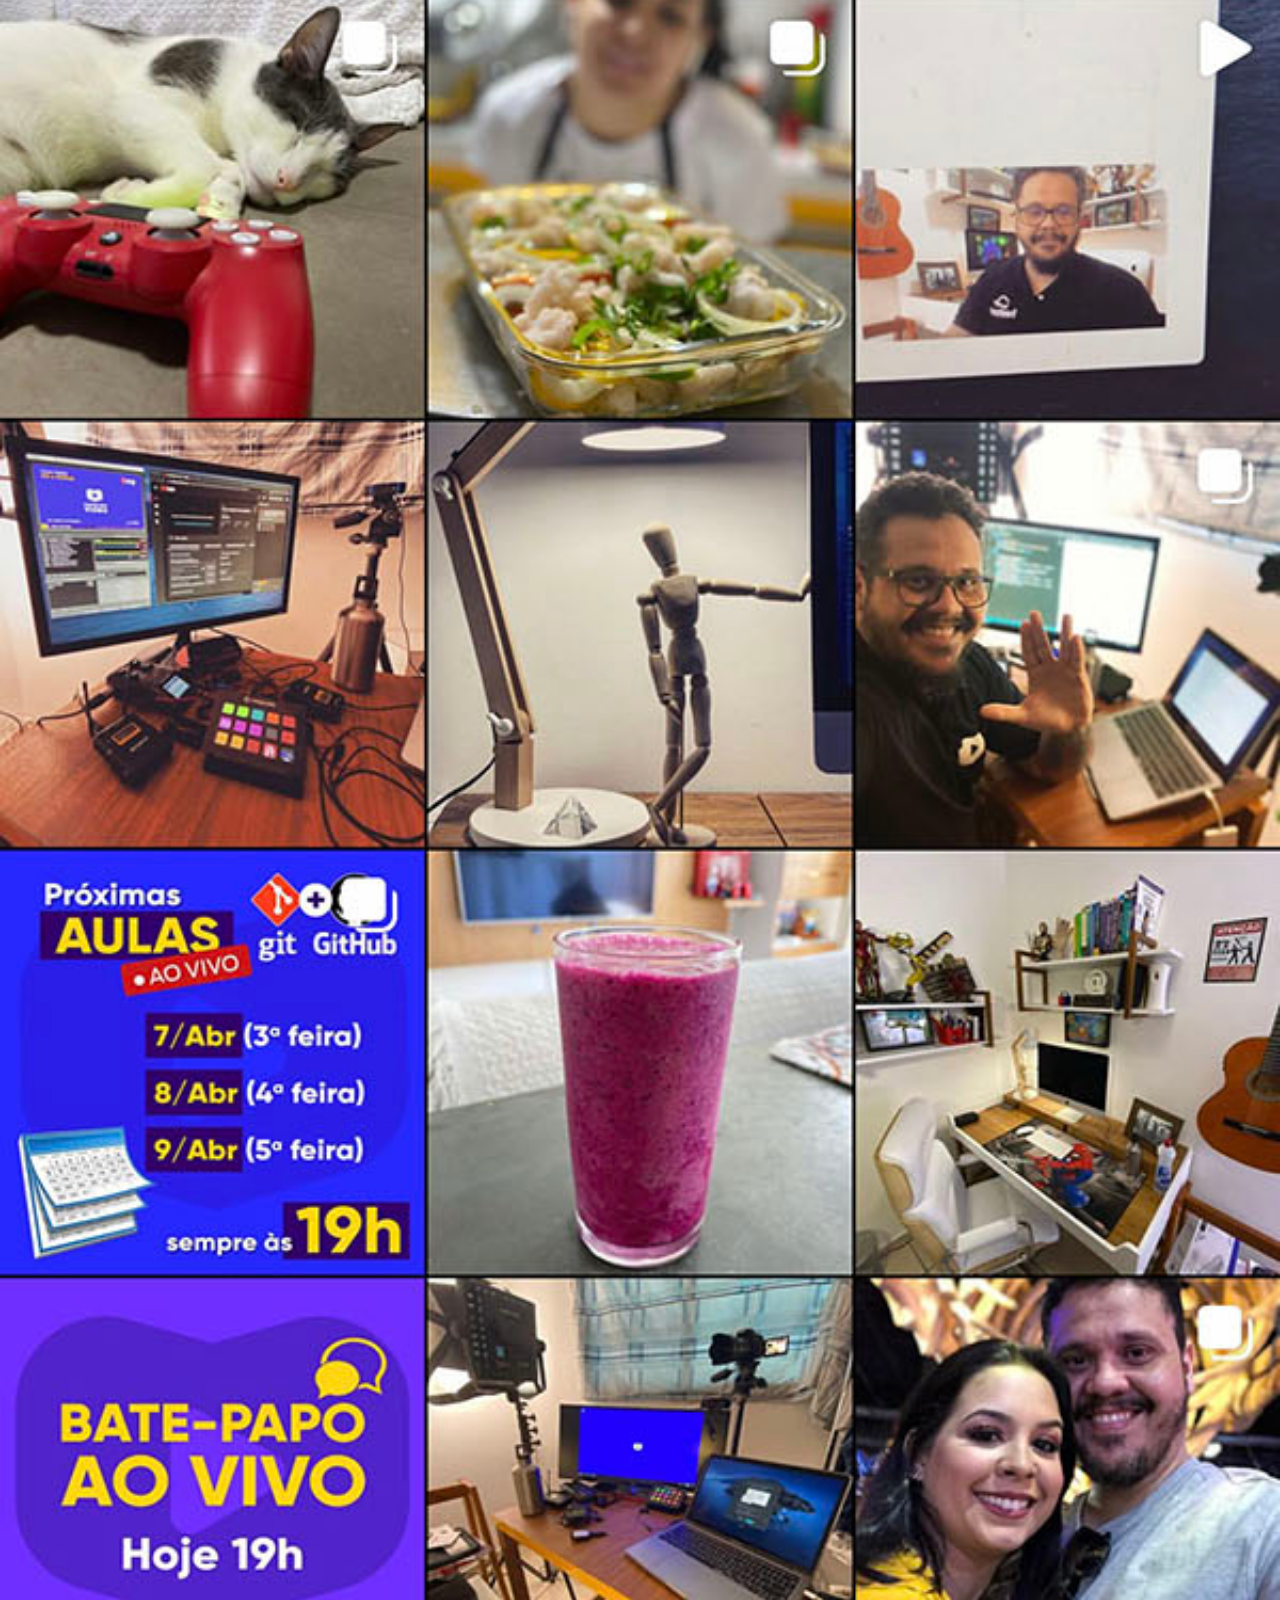
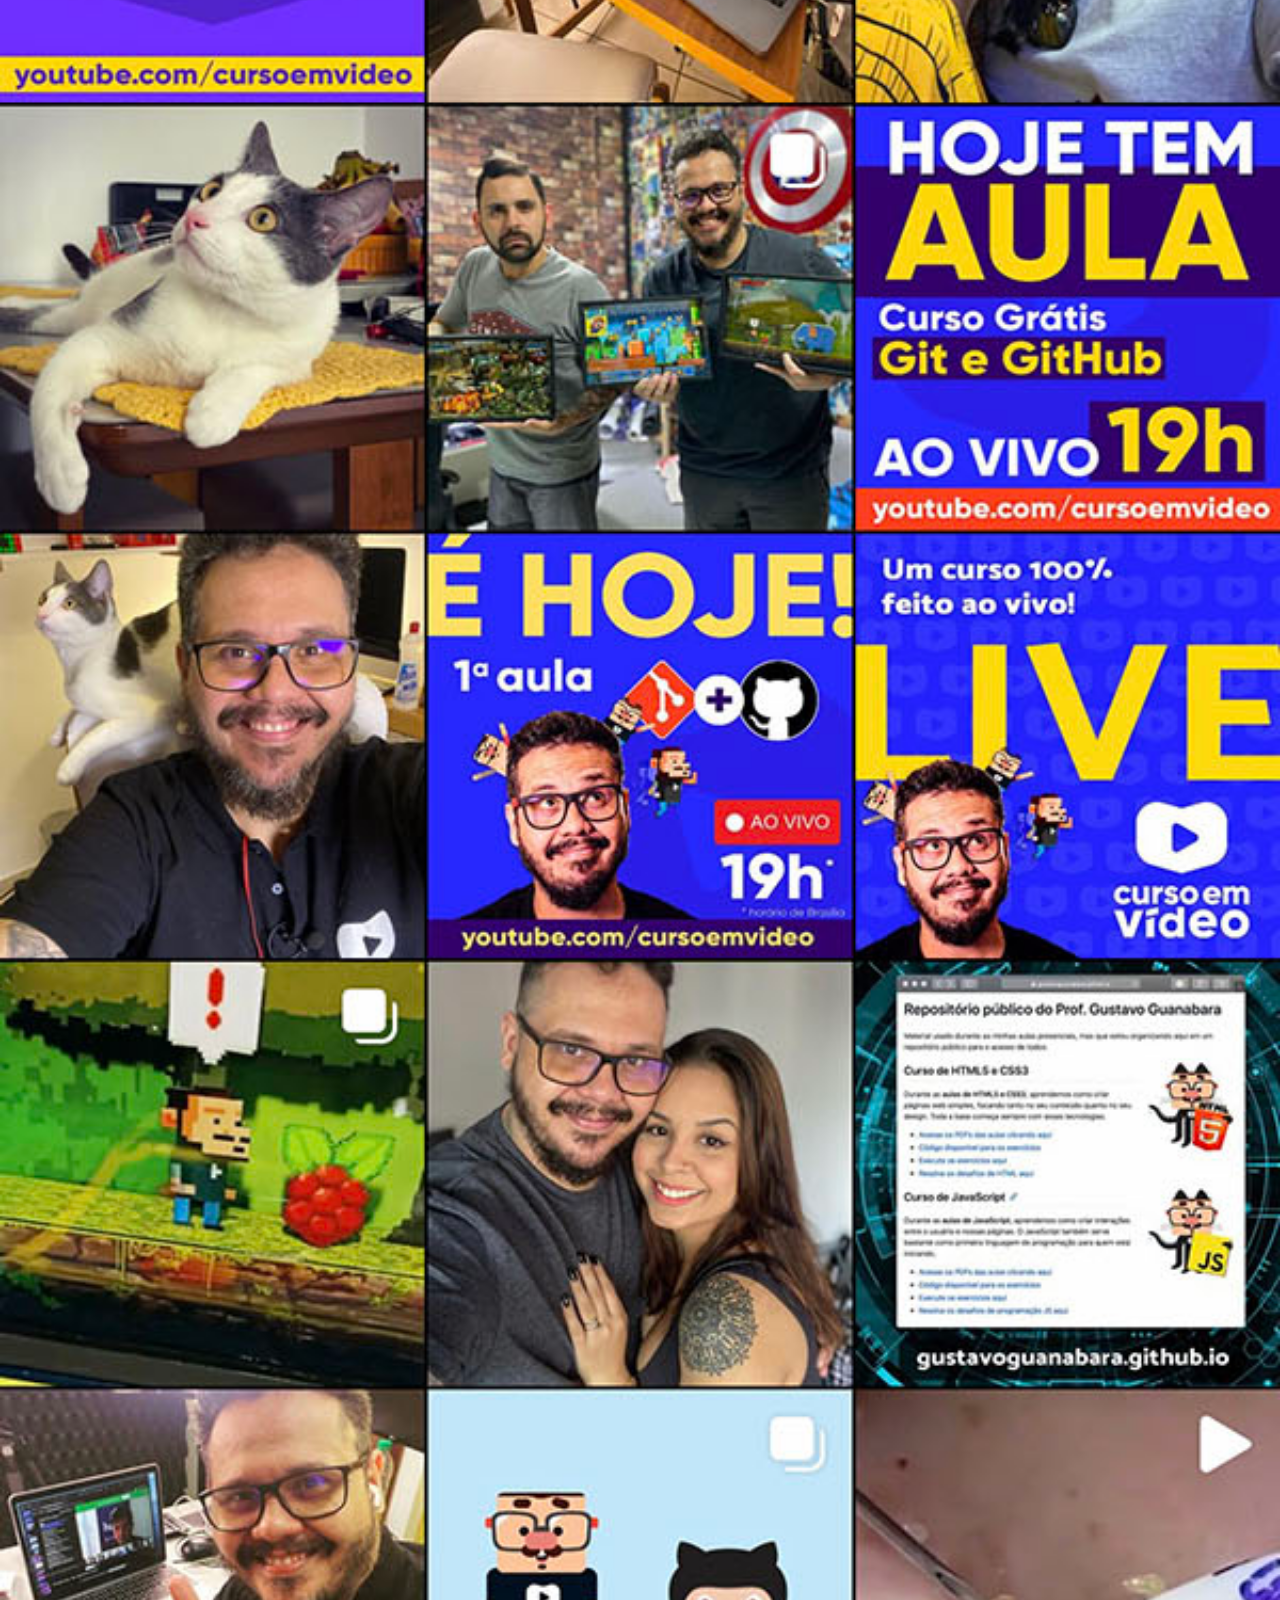
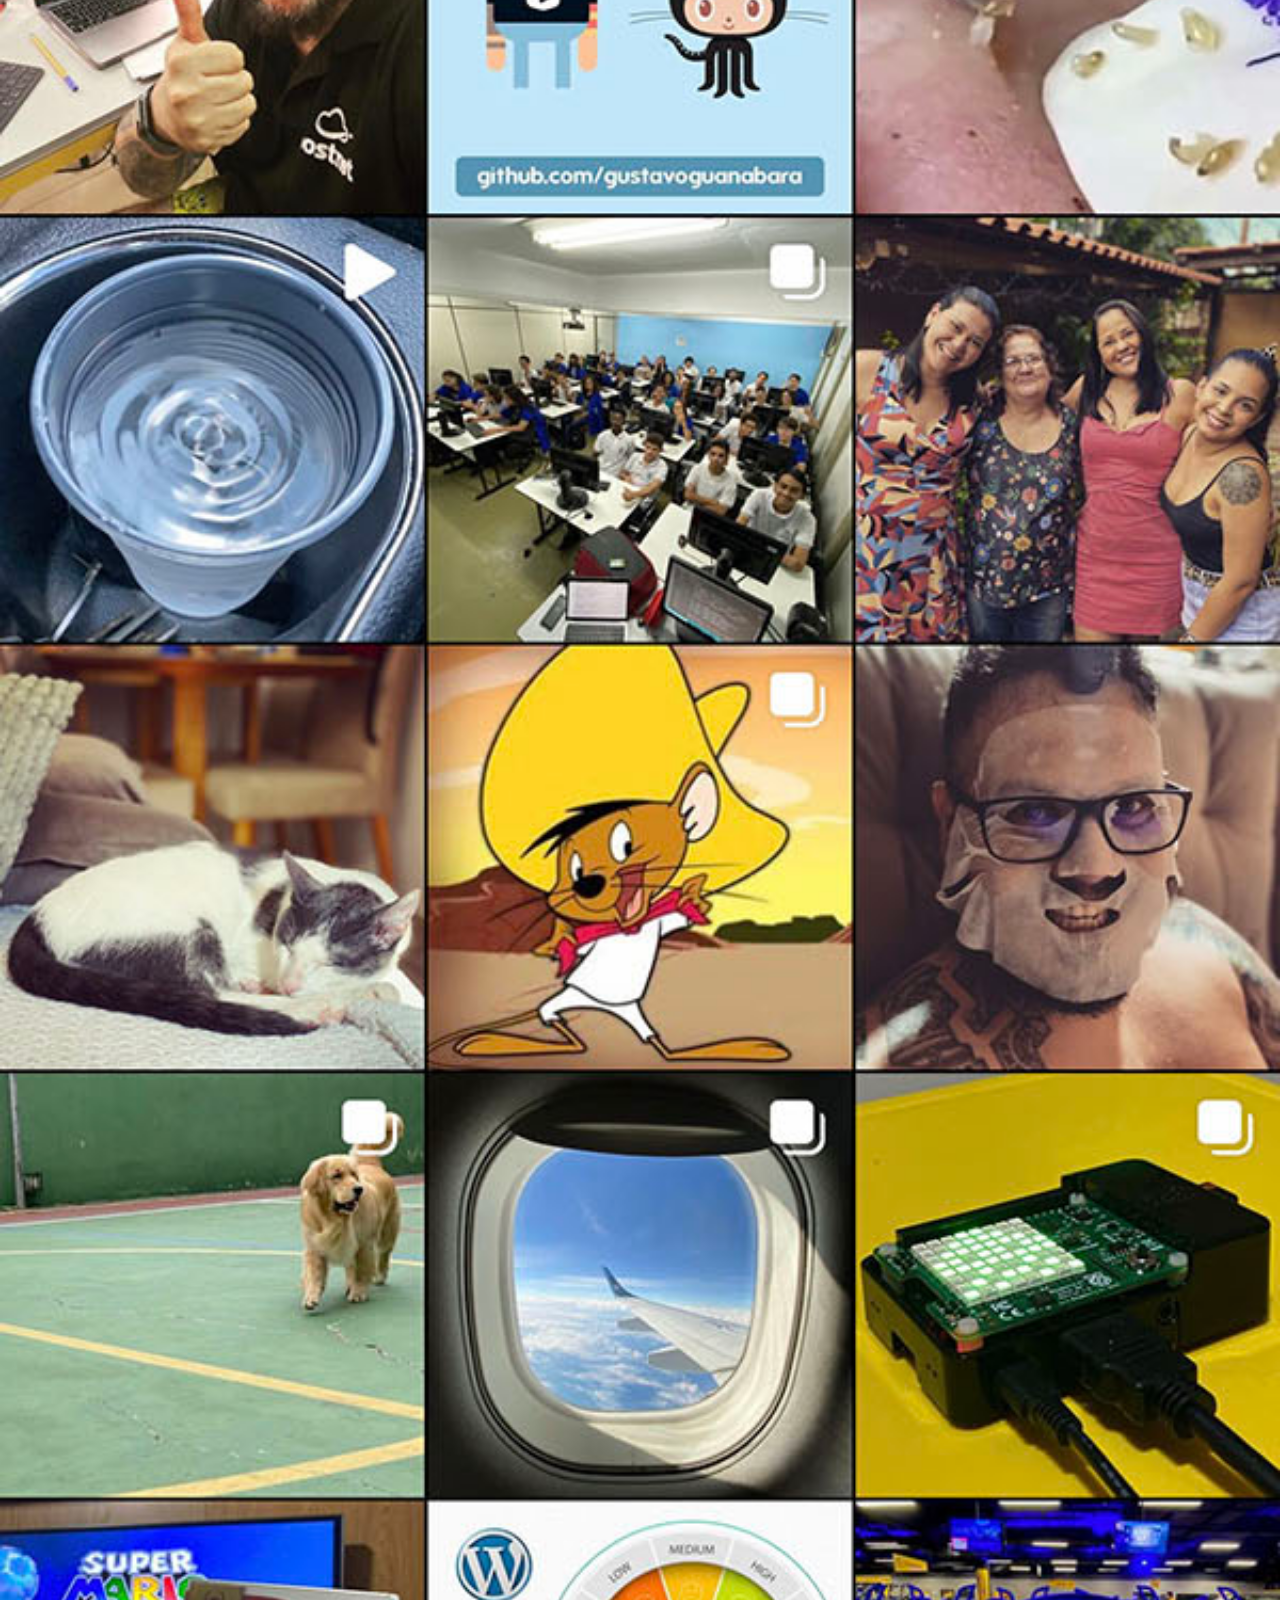
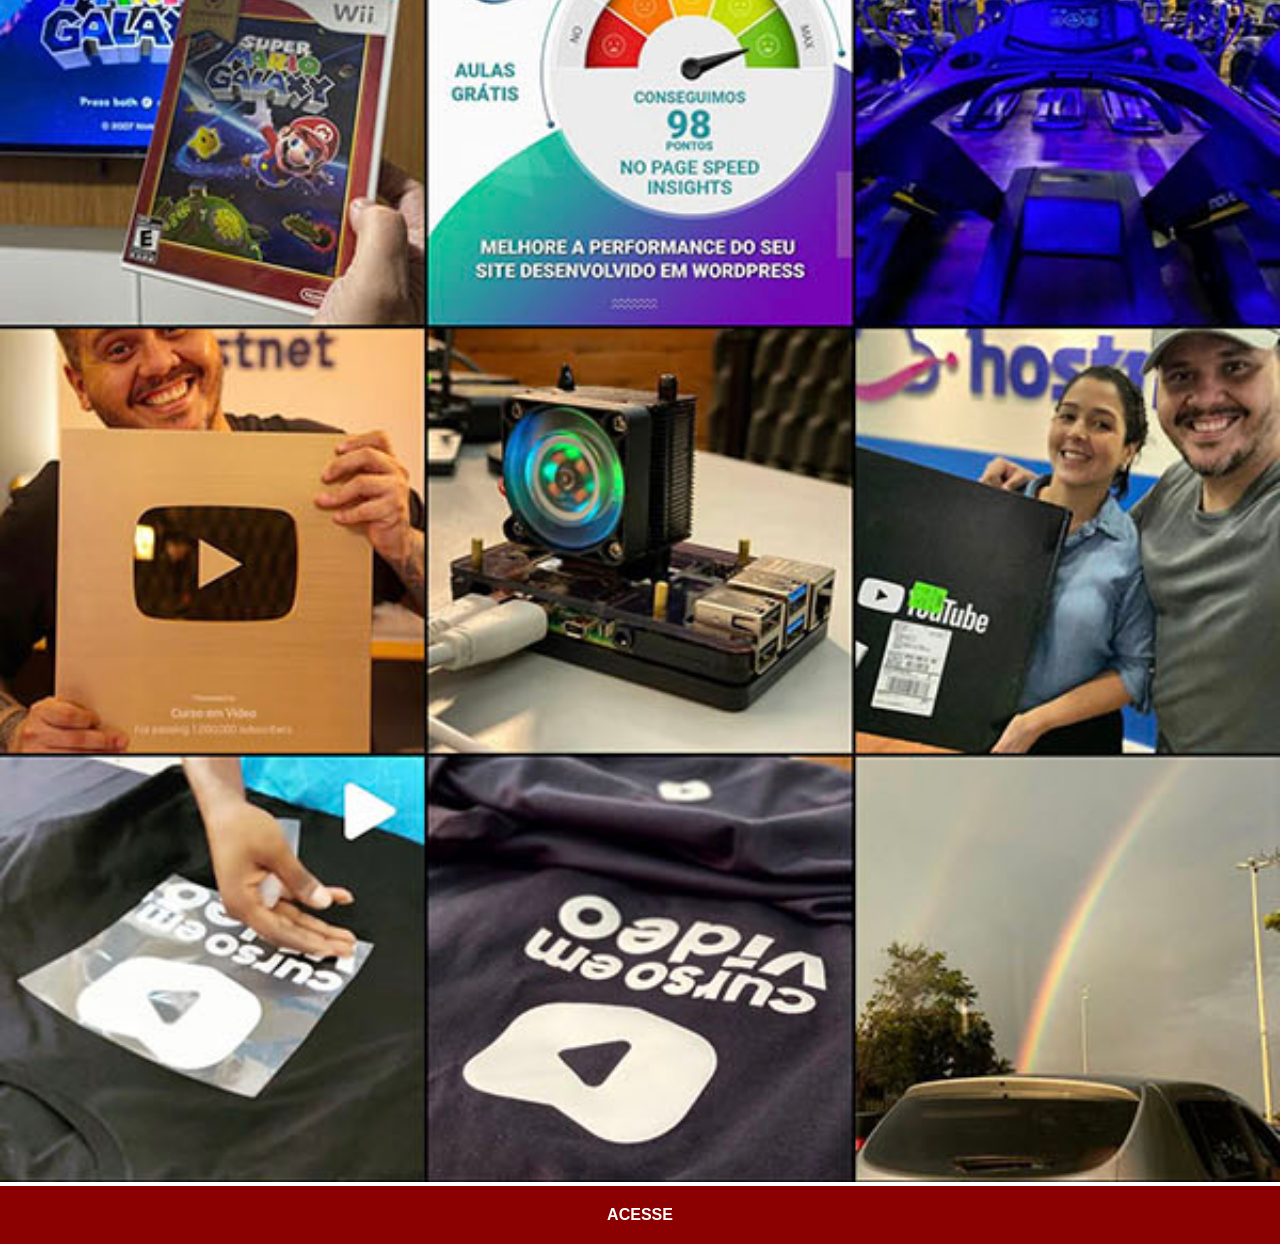
<file: instagram.html>
<!DOCTYPE html>
<html lang="pt-br">
<head>
    <meta charset="UTF-8">
    <meta name="viewport" content="width=device-width, initial-scale=1.0">
    <title>Instagram</title>
    <link rel="stylesheet" href="estilos/social.css">
</head>
<body>
    <img src="imagens/tela-instagram.jpg" alt="Instagram">
    <a href="https://www.instagram.com/" target="_blank">ACESSE</a>
</body>
</html>
</file>
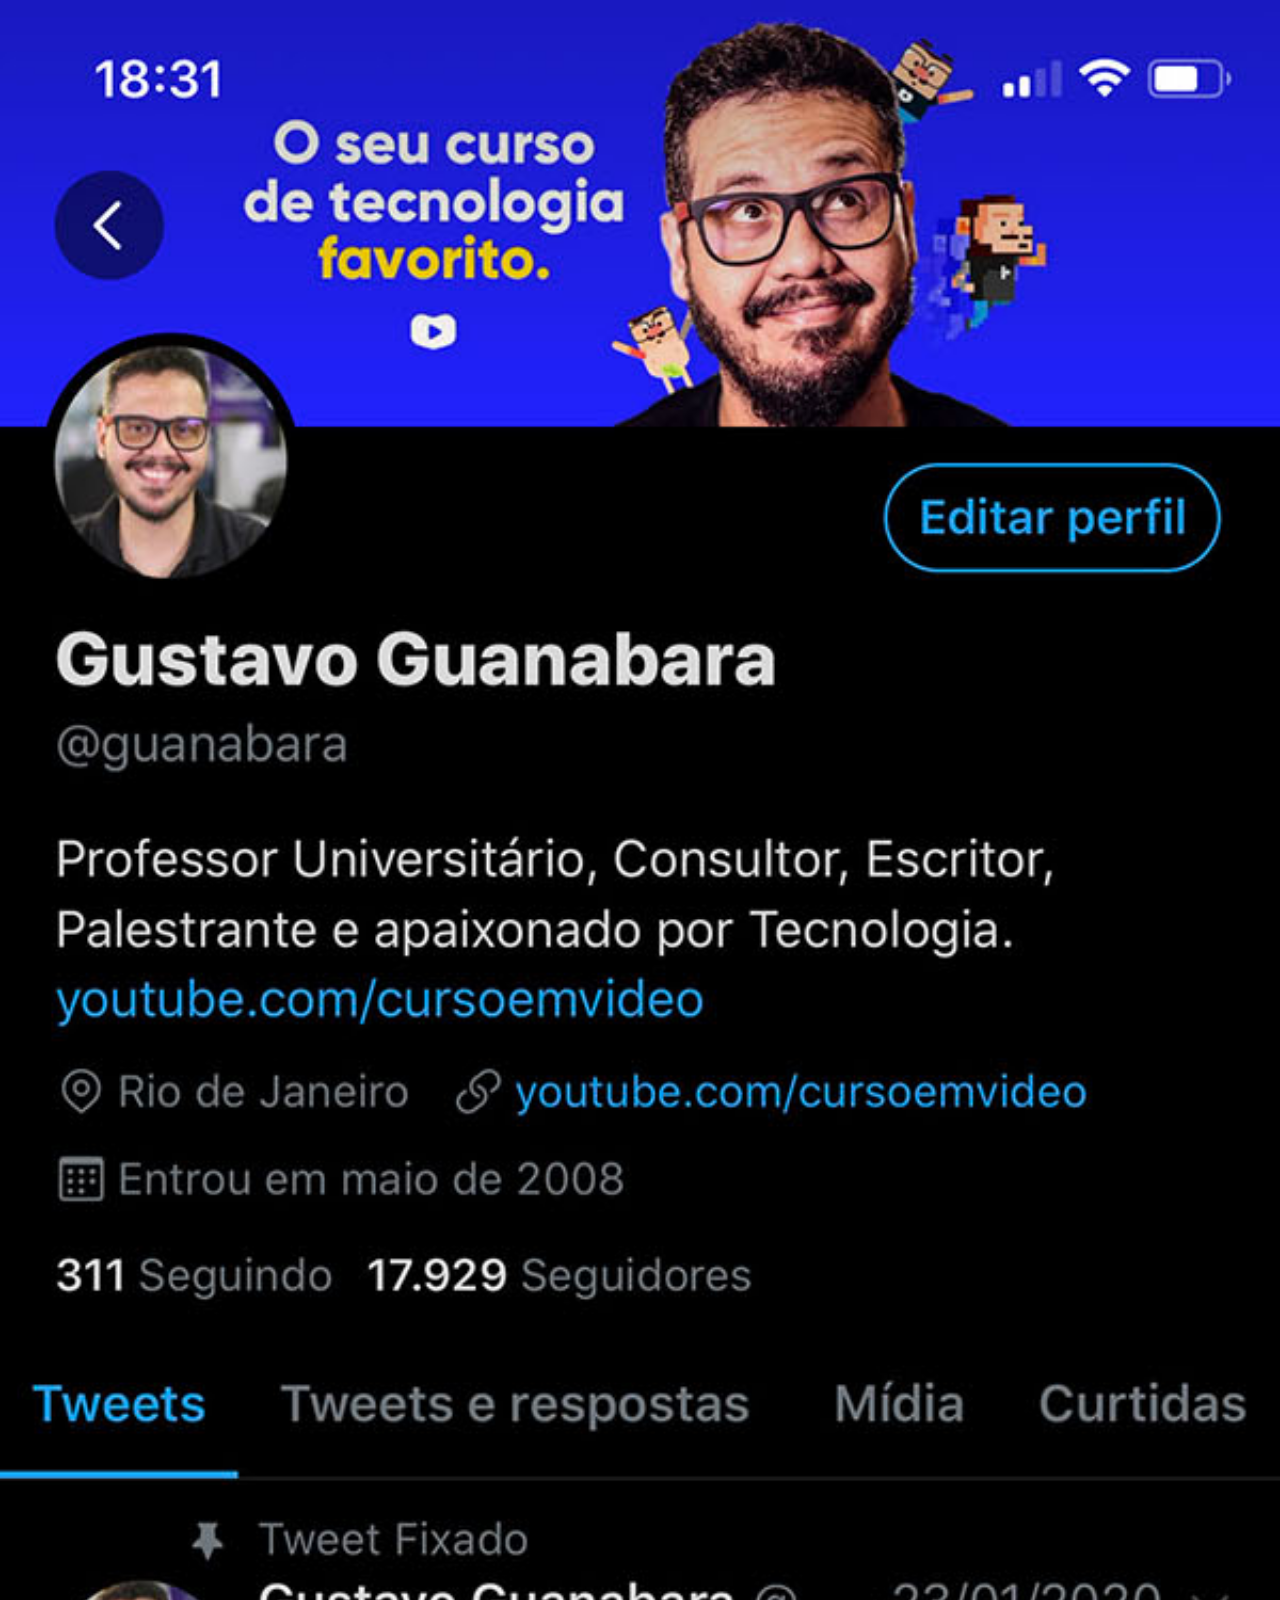
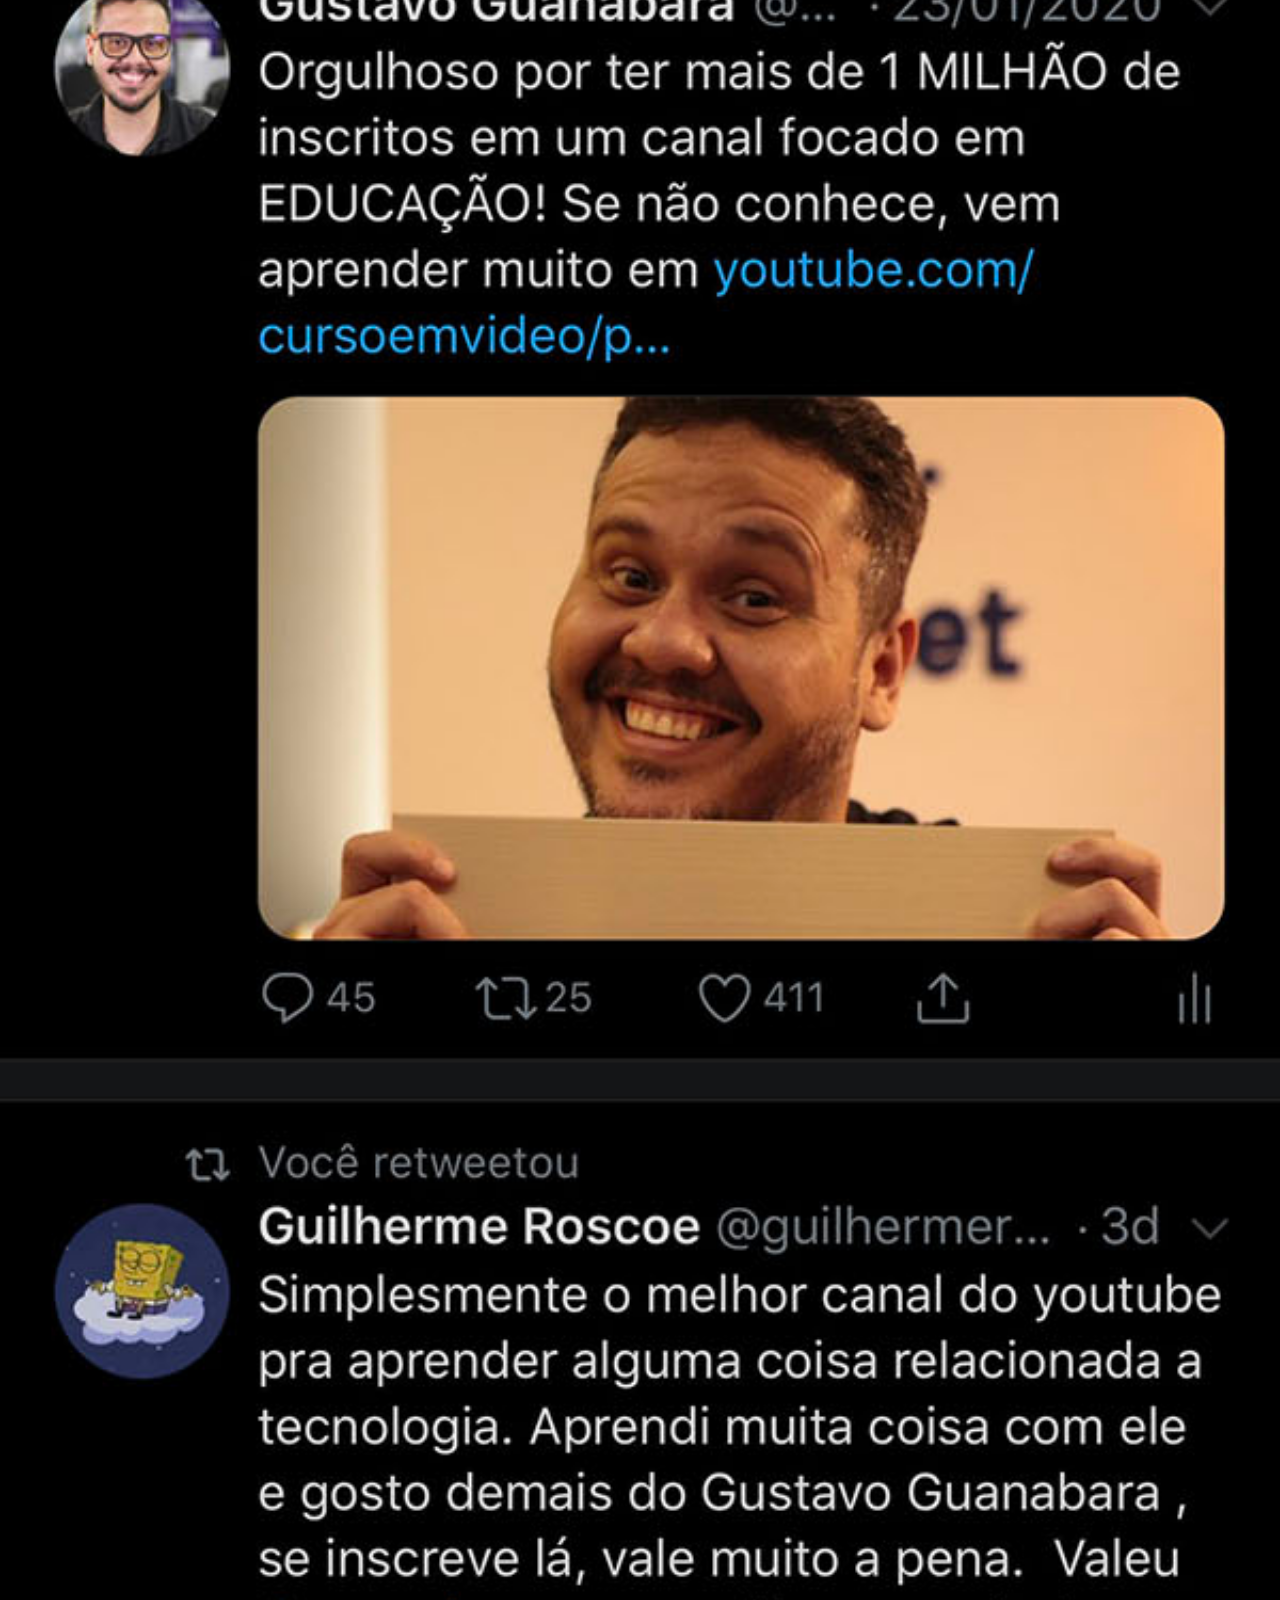
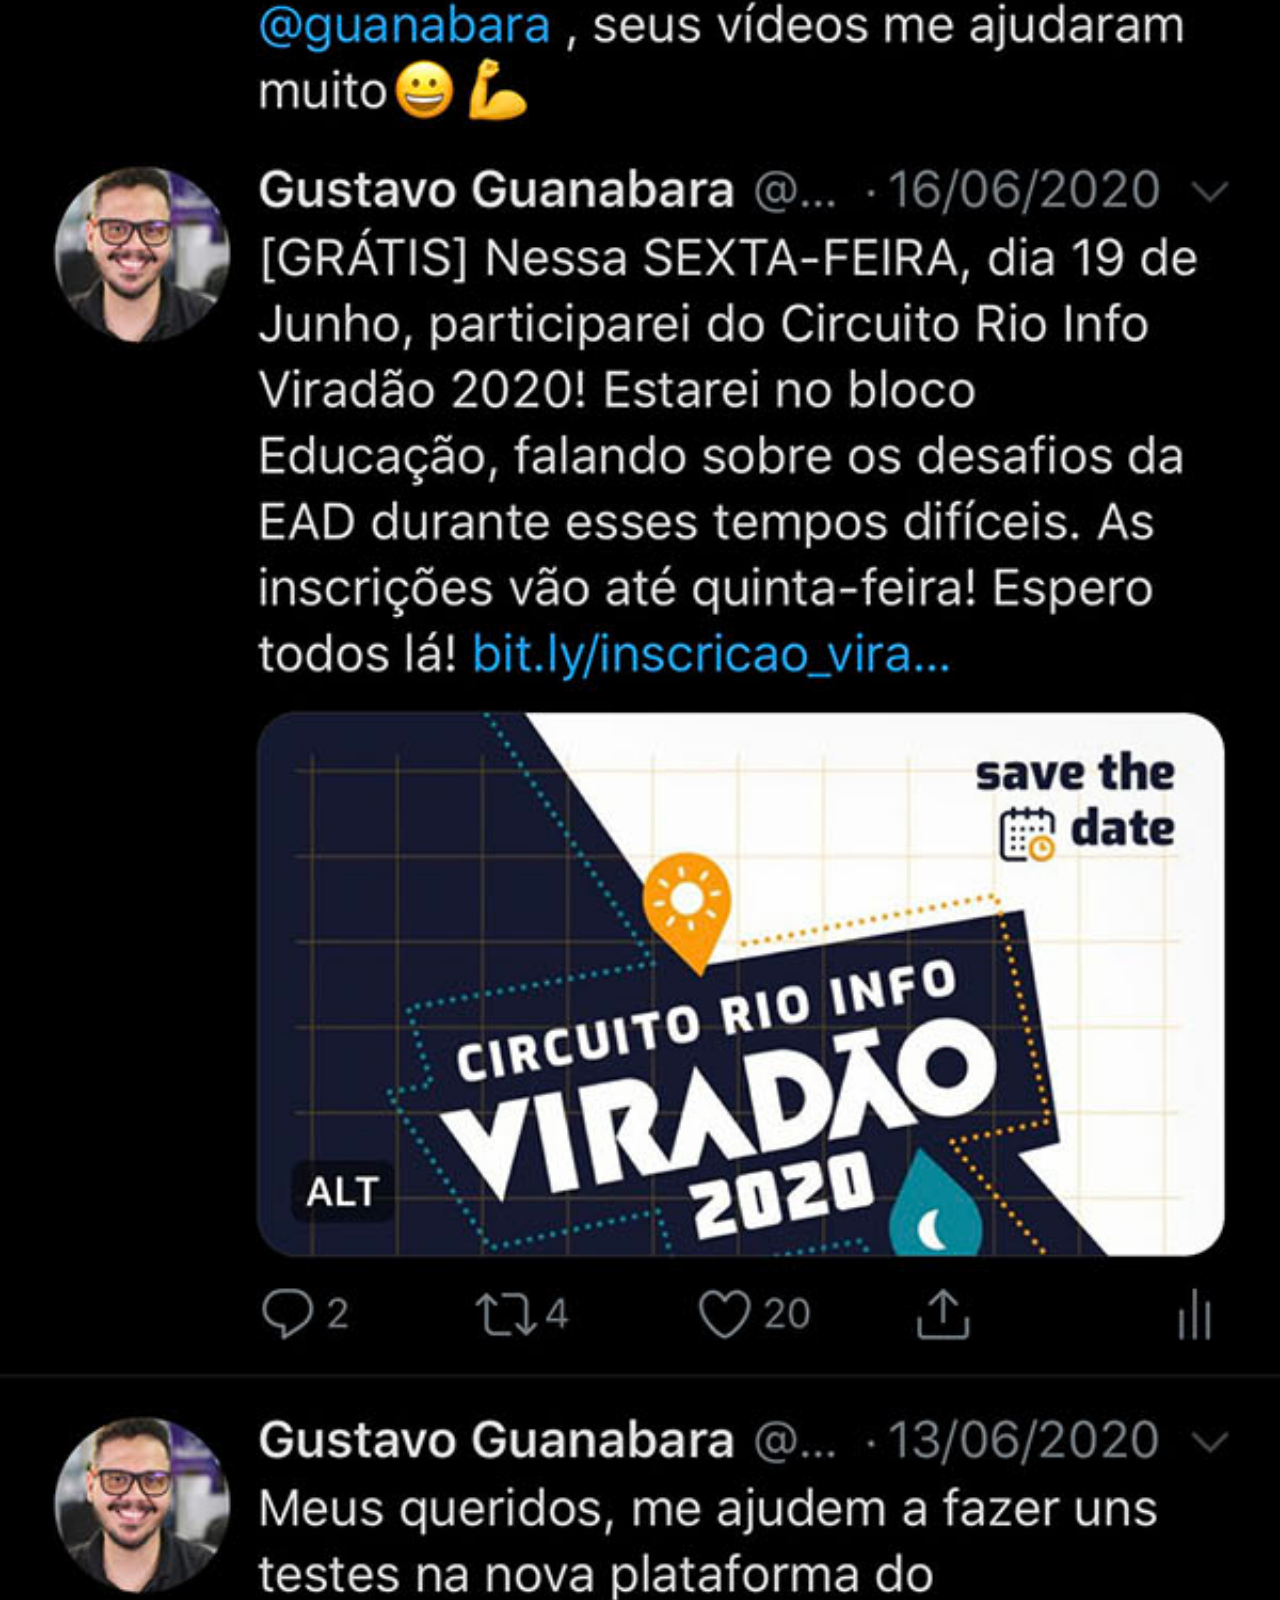
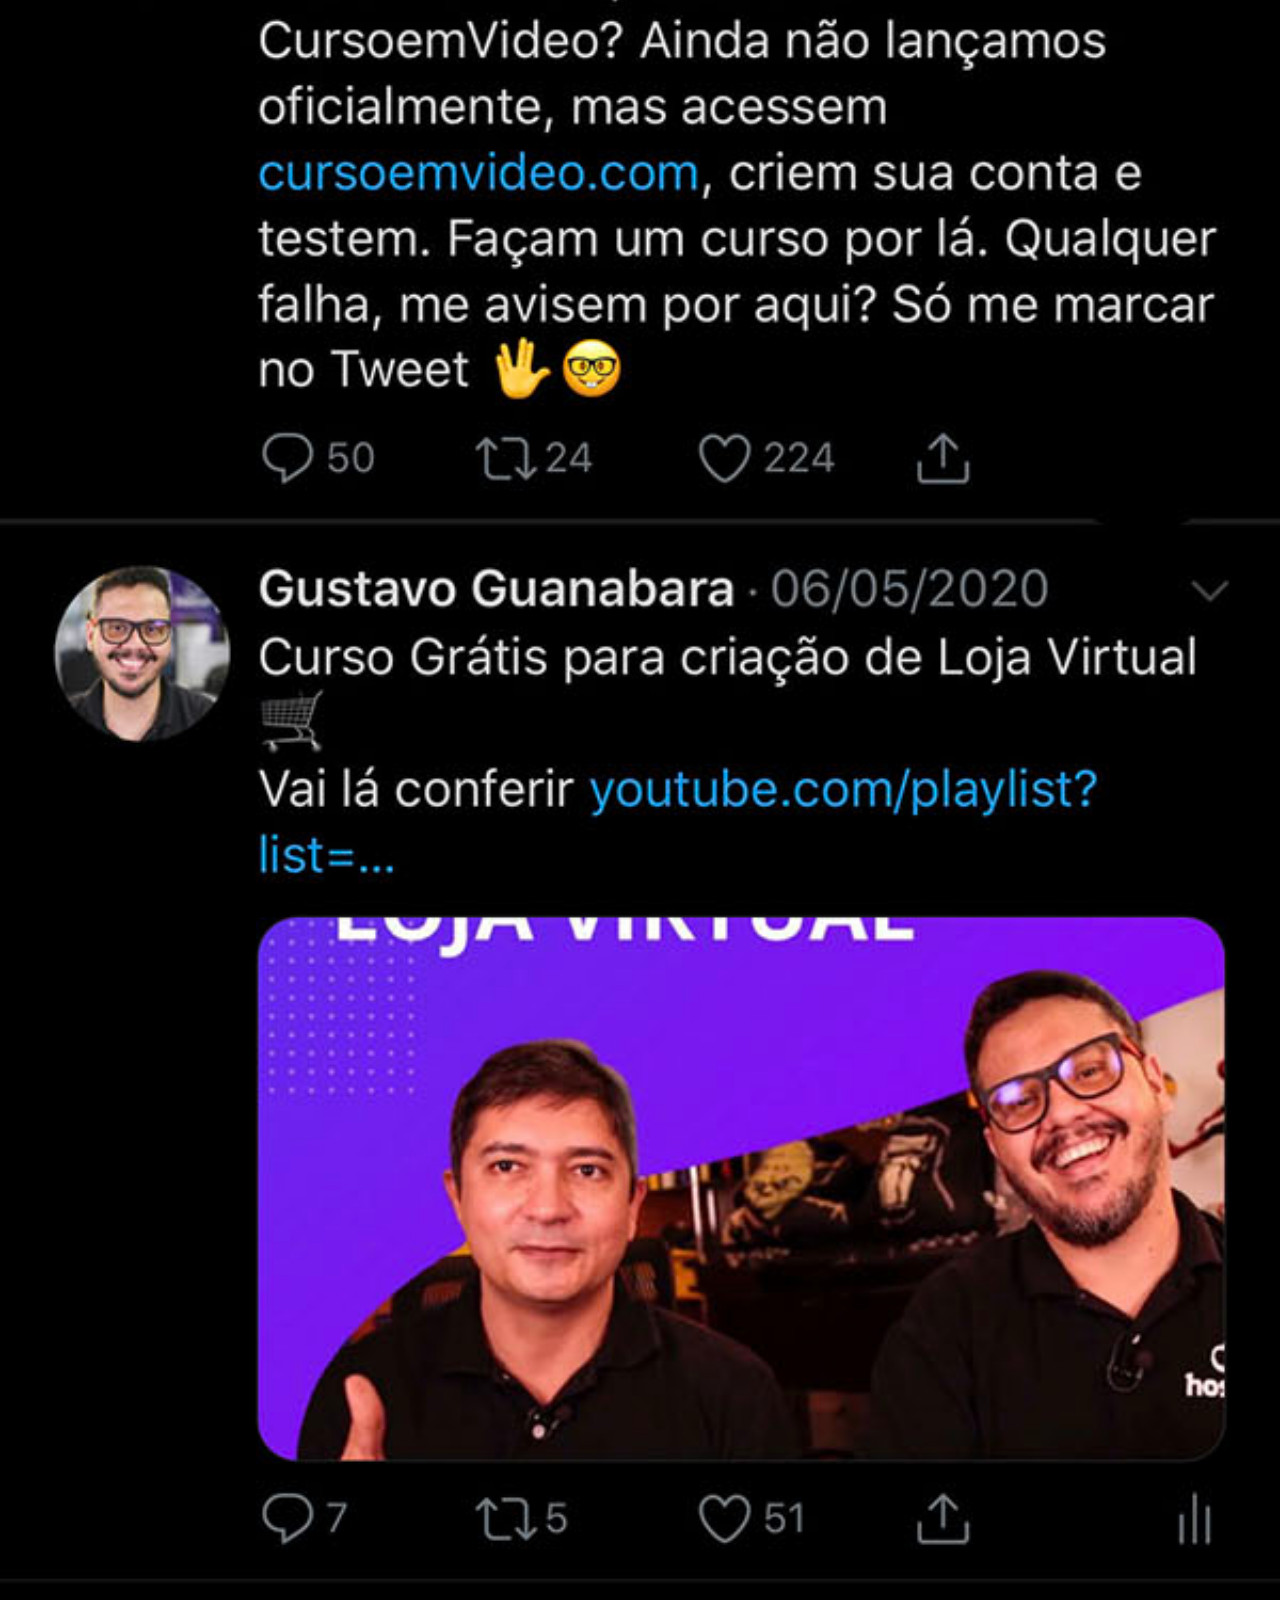
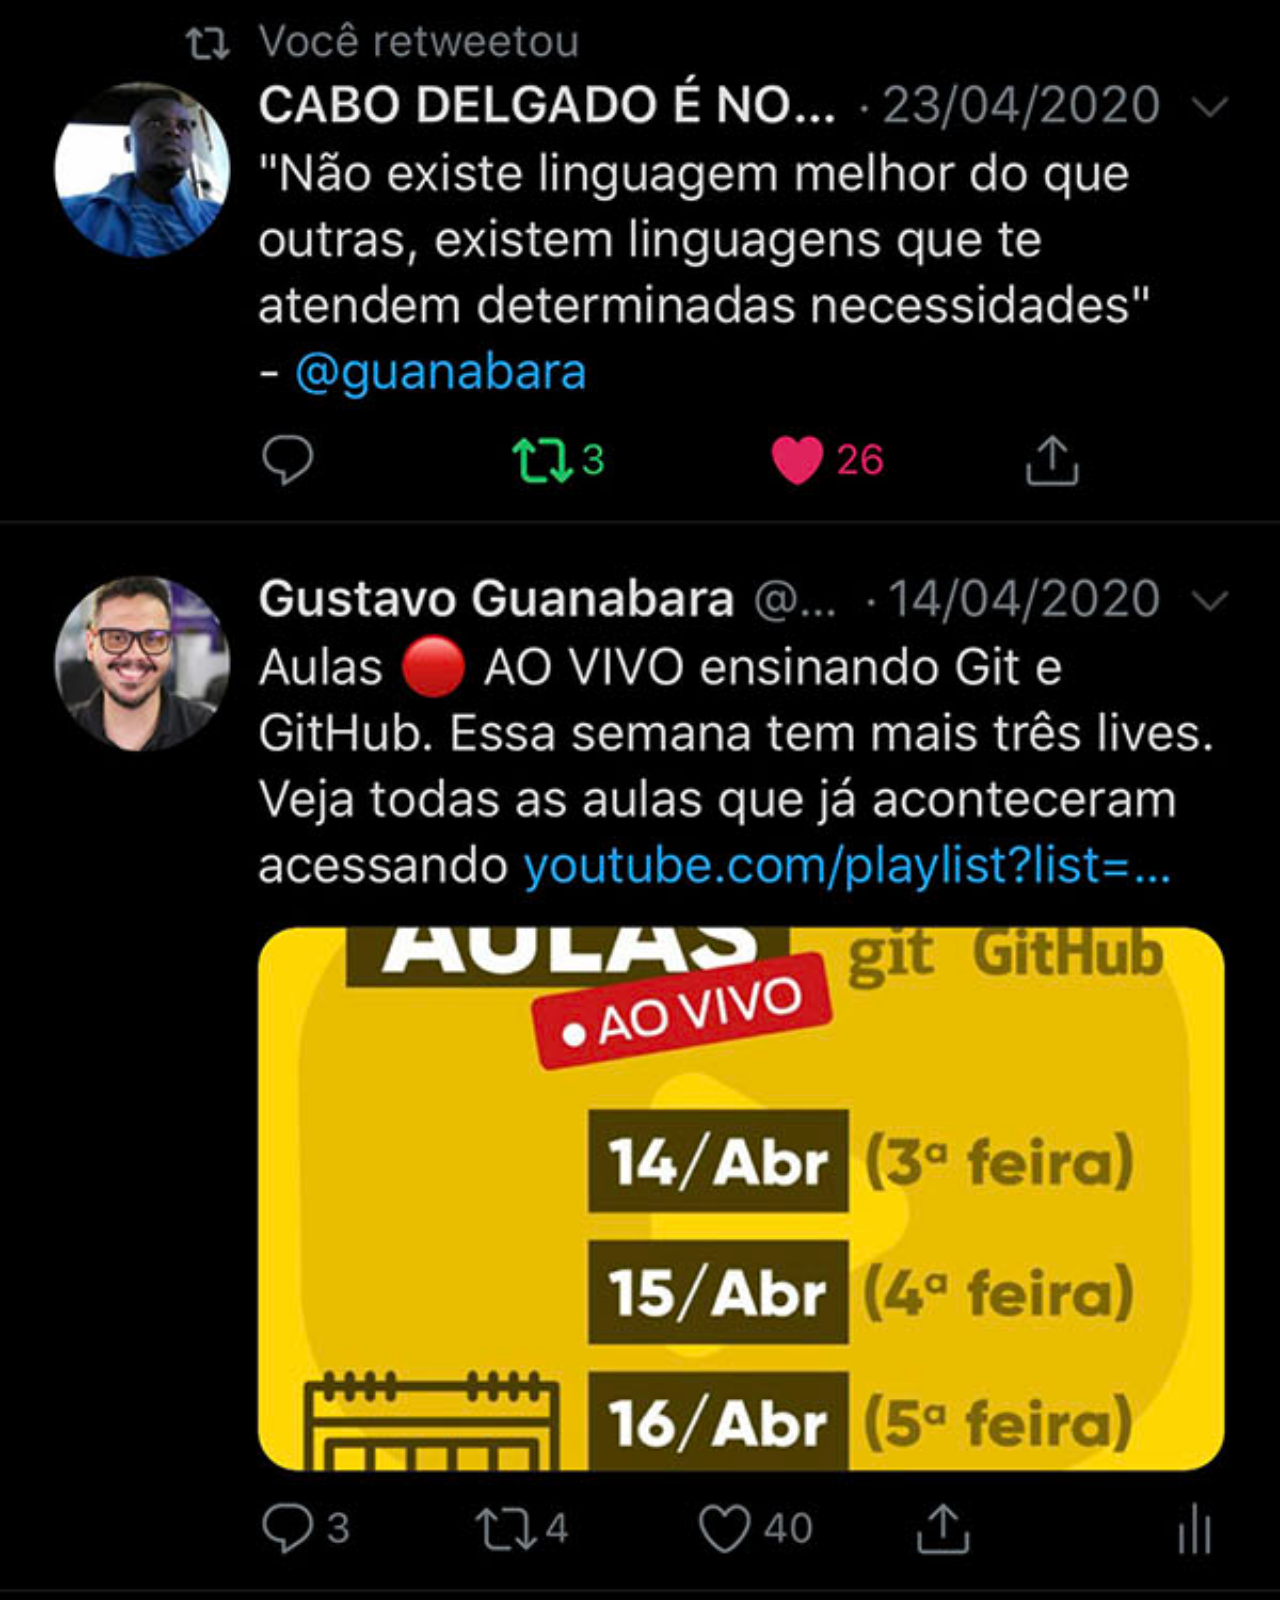
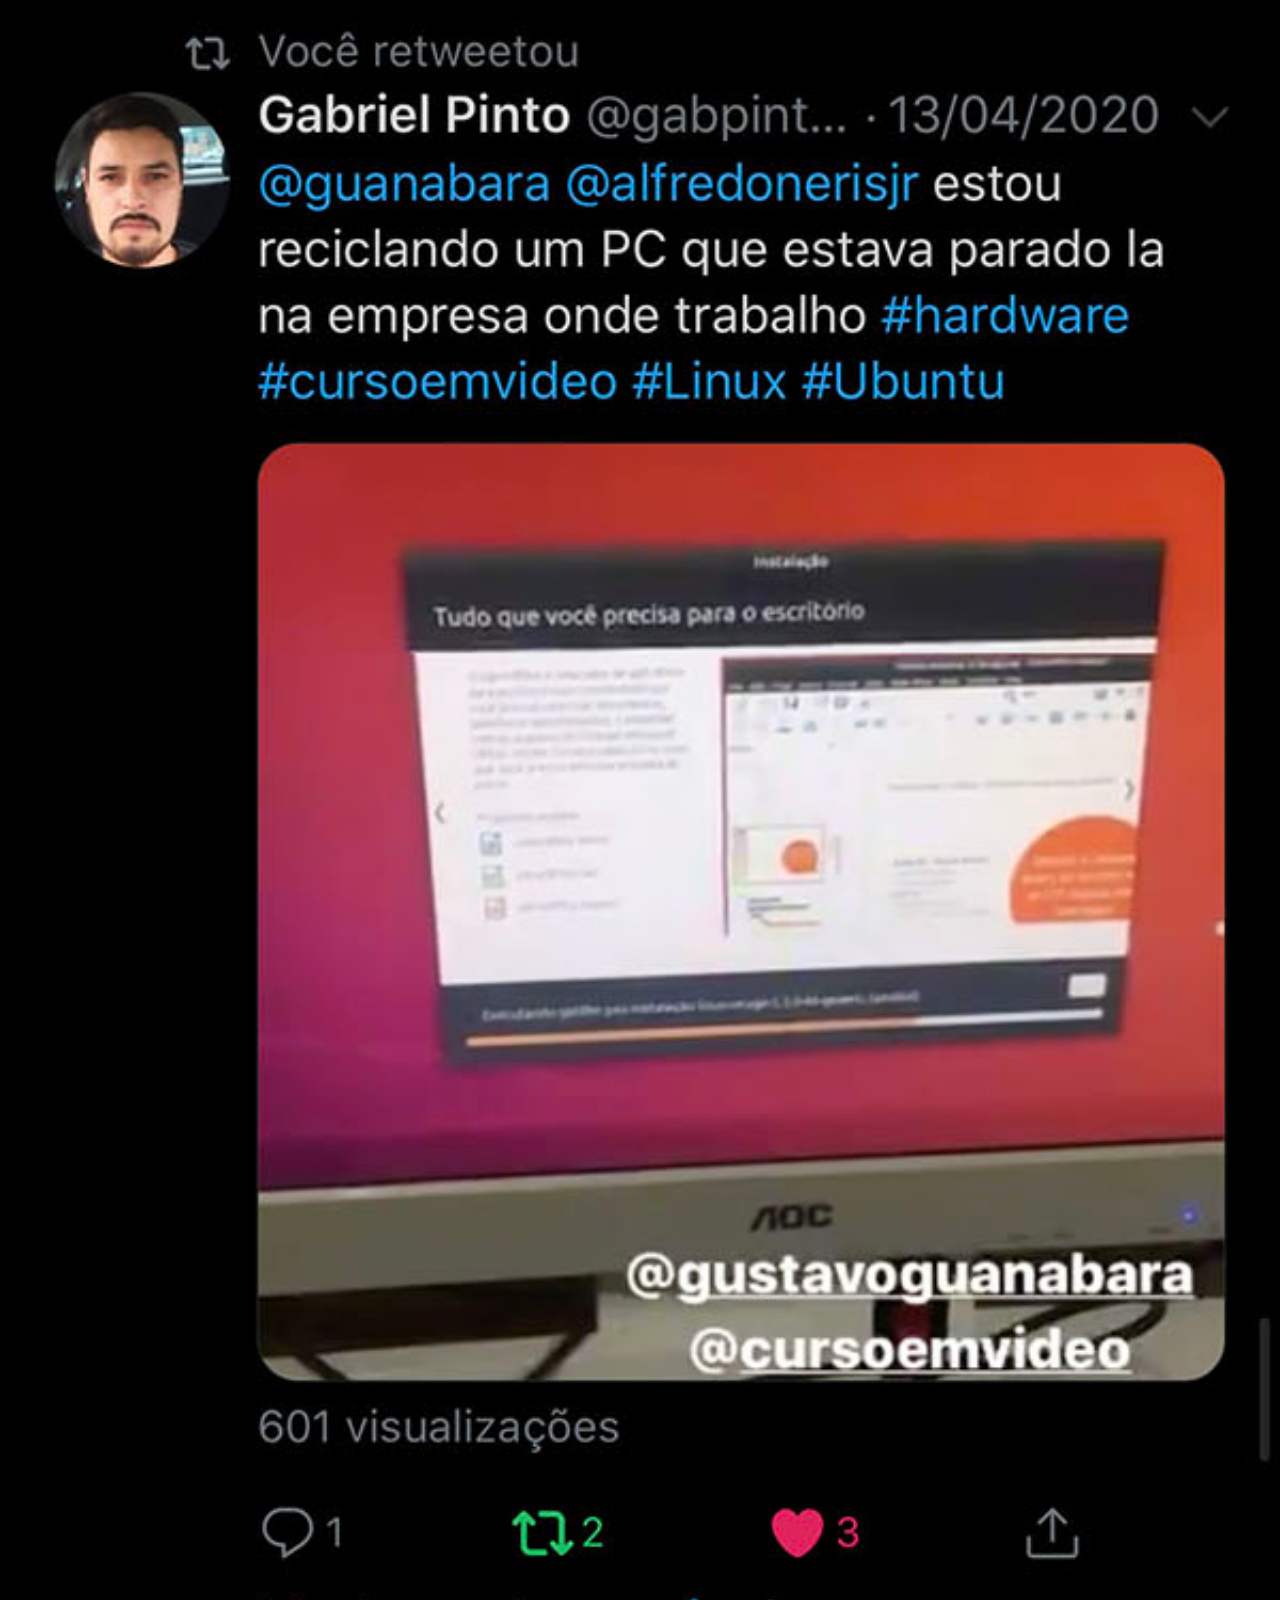
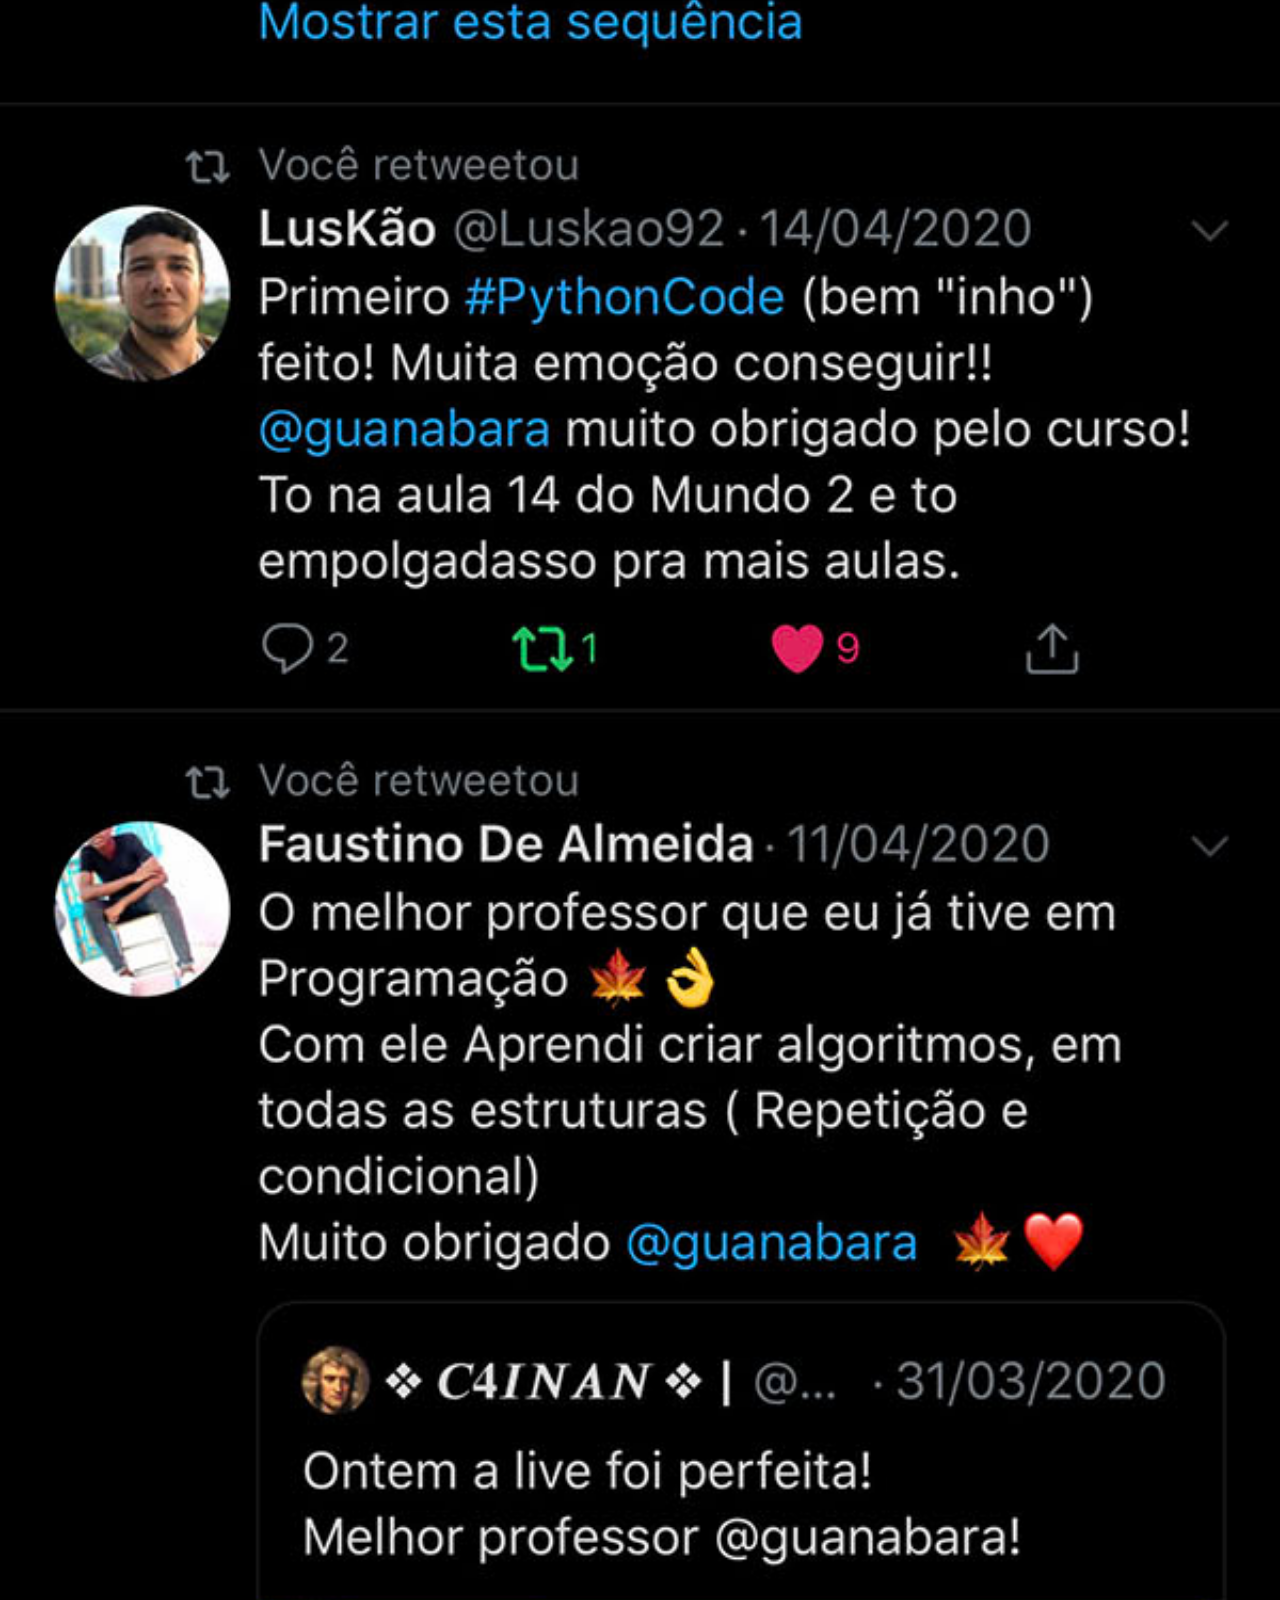
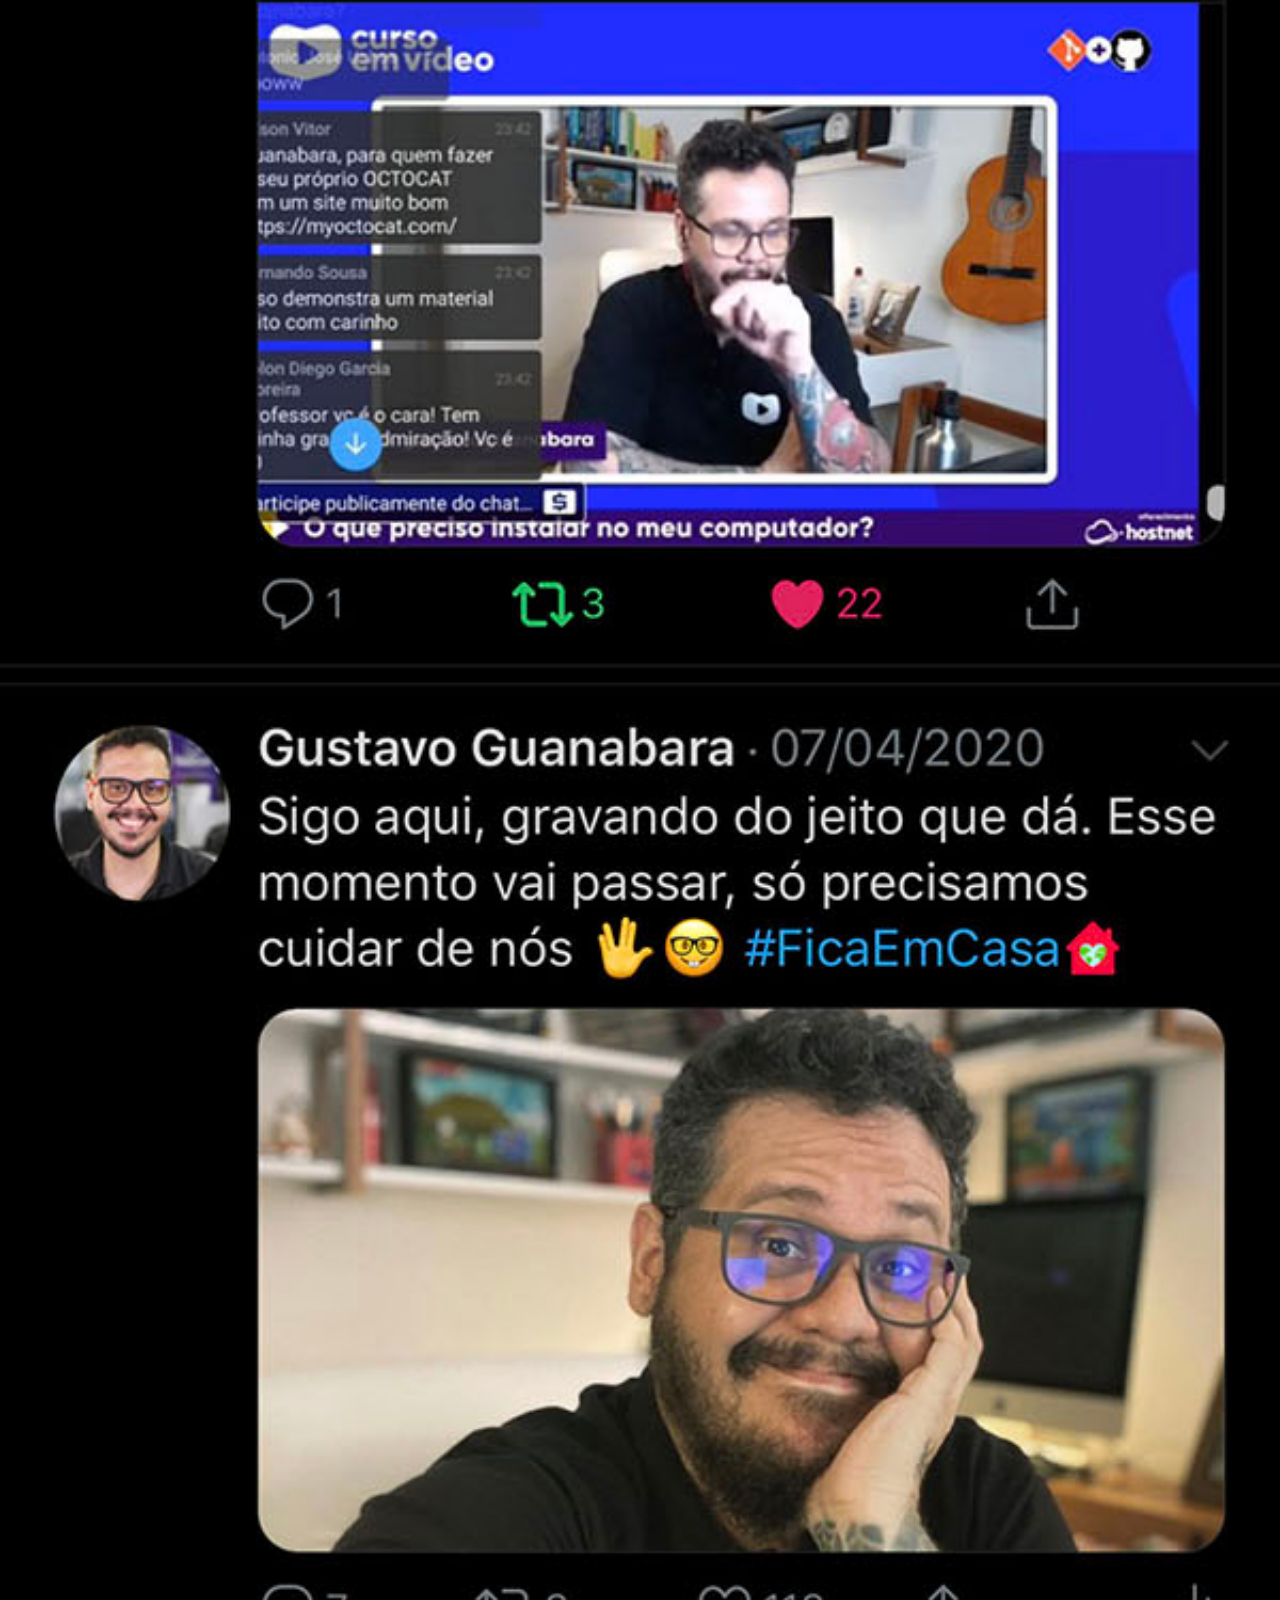
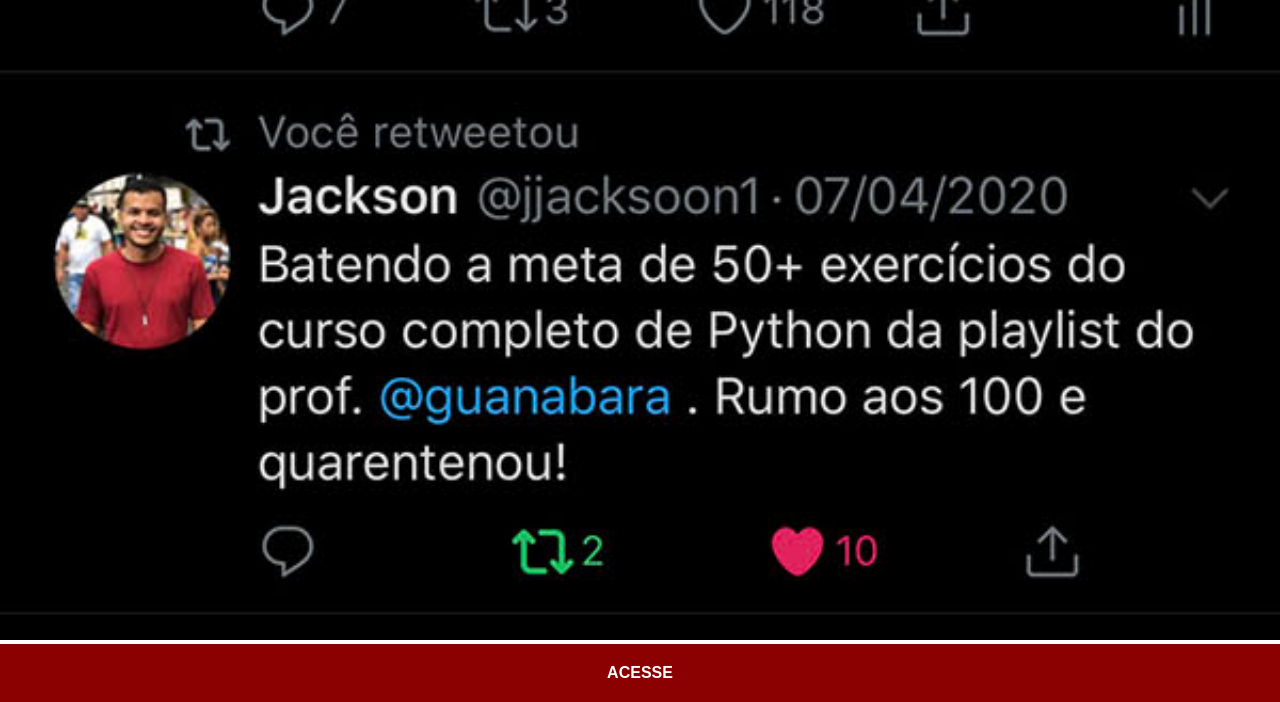
<file: twitter.html>
<!DOCTYPE html>
<html lang="pt-br">
<head>
    <meta charset="UTF-8">
    <meta name="viewport" content="width=device-width, initial-scale=1.0">
    <title>Twitter</title>
    <link rel="stylesheet" href="estilos/social.css">
</head>
<body>
    <img src="imagens/tela-twitter.jpg" alt="twiiter">
    <a href="https://x.com/?lang=pt" target="_blank">ACESSE</a>
</body>
</html>
</file>
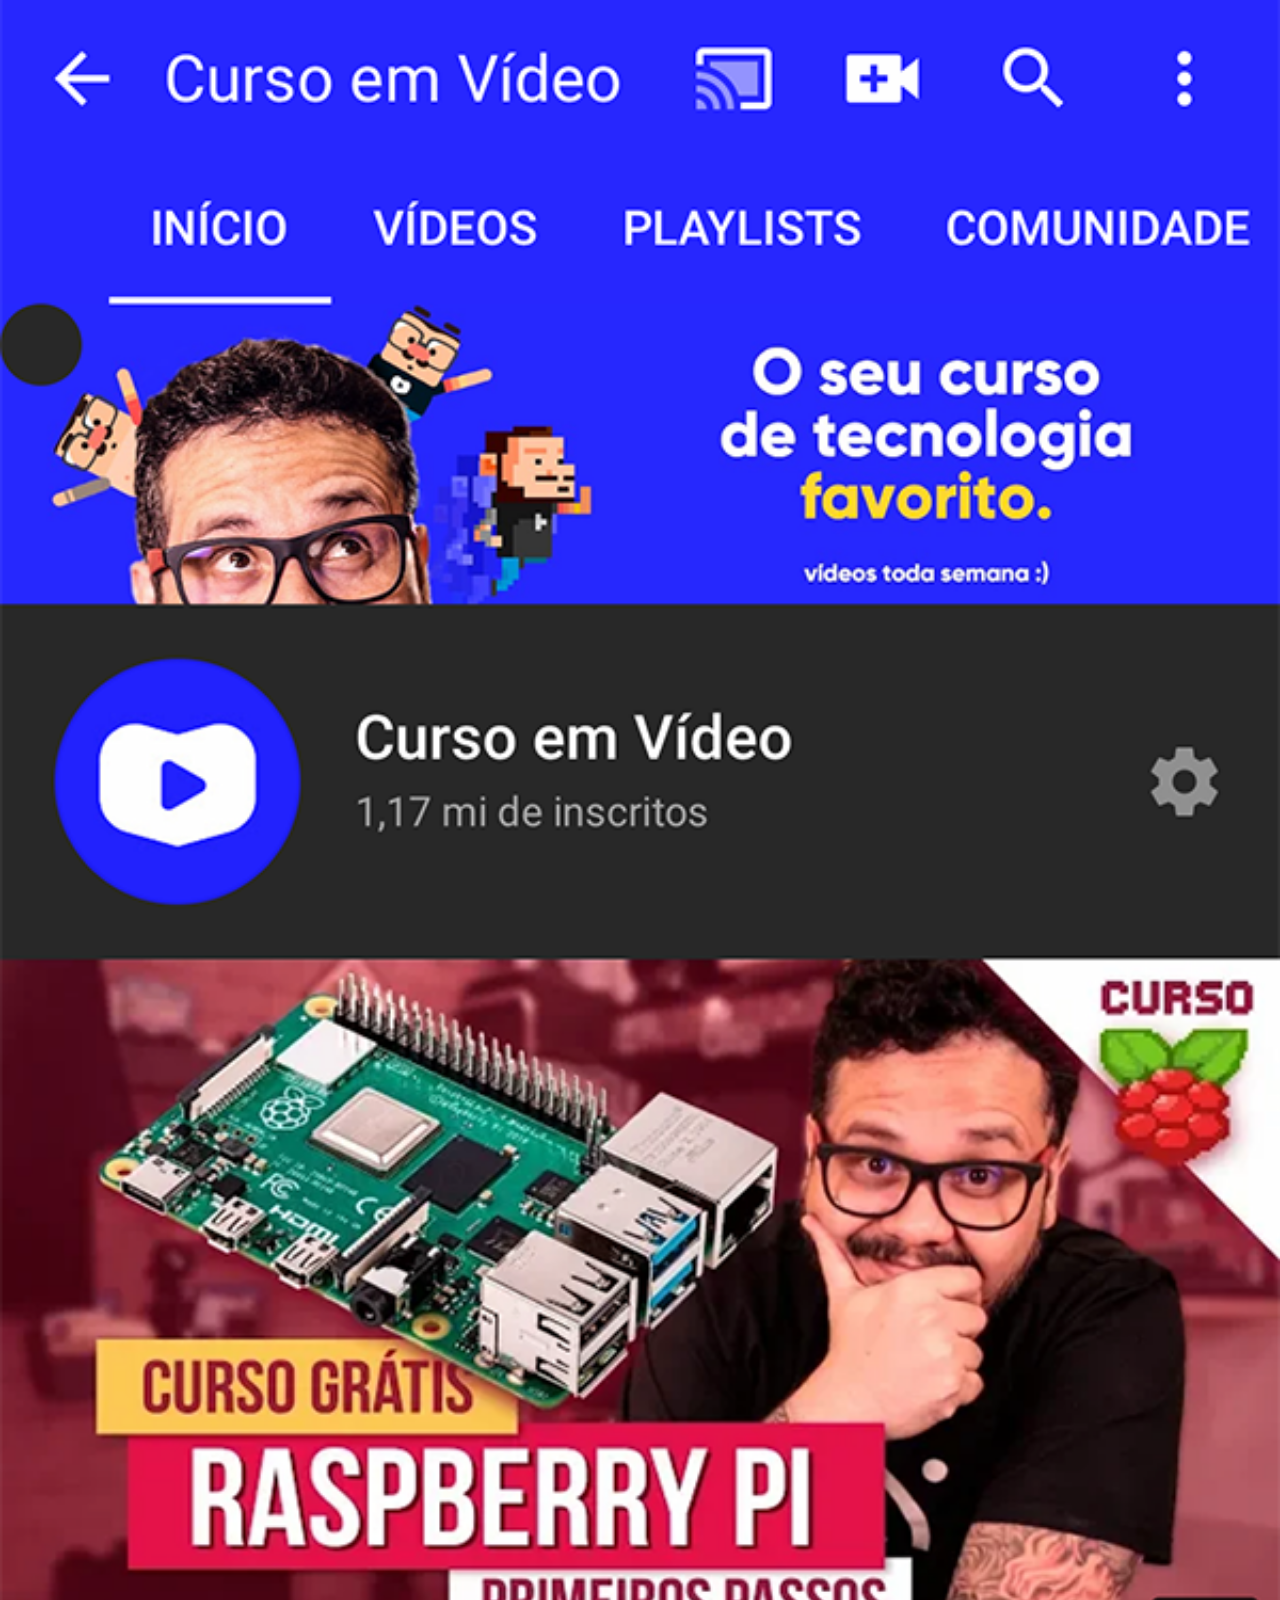
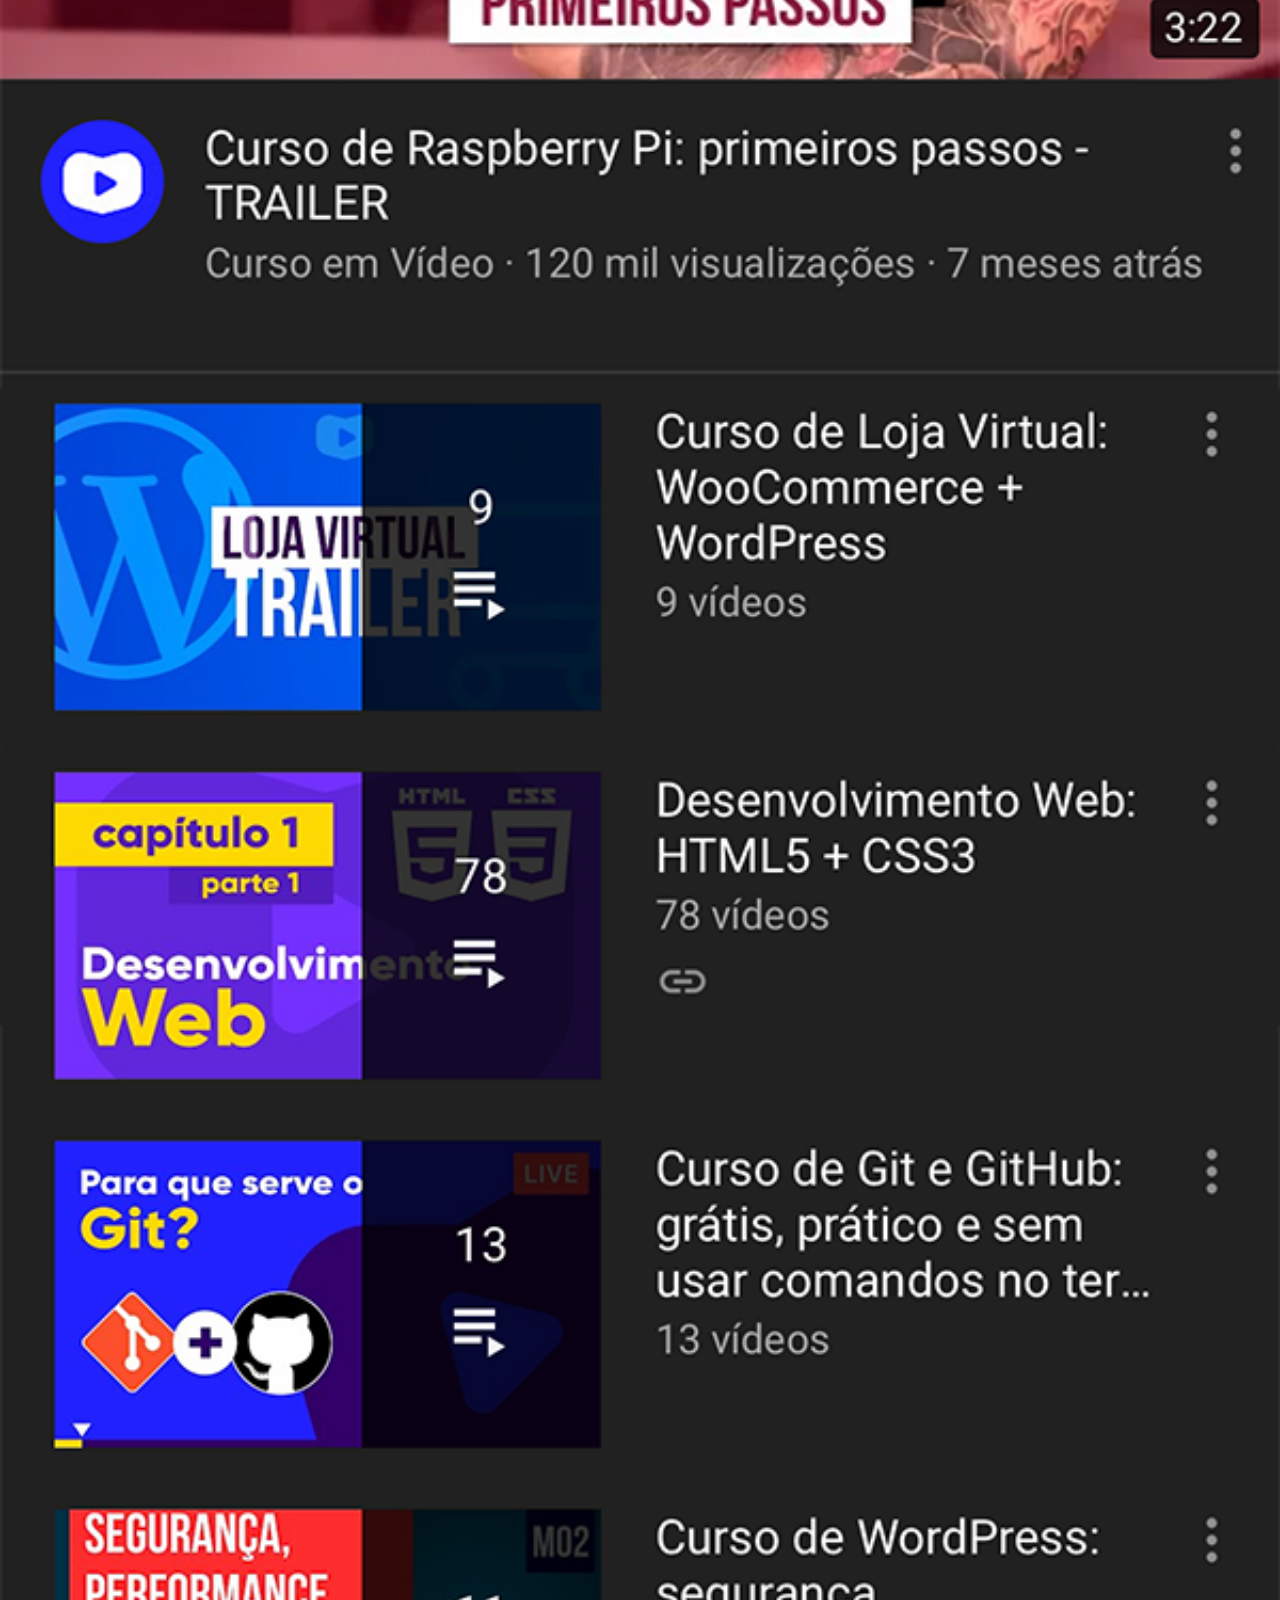
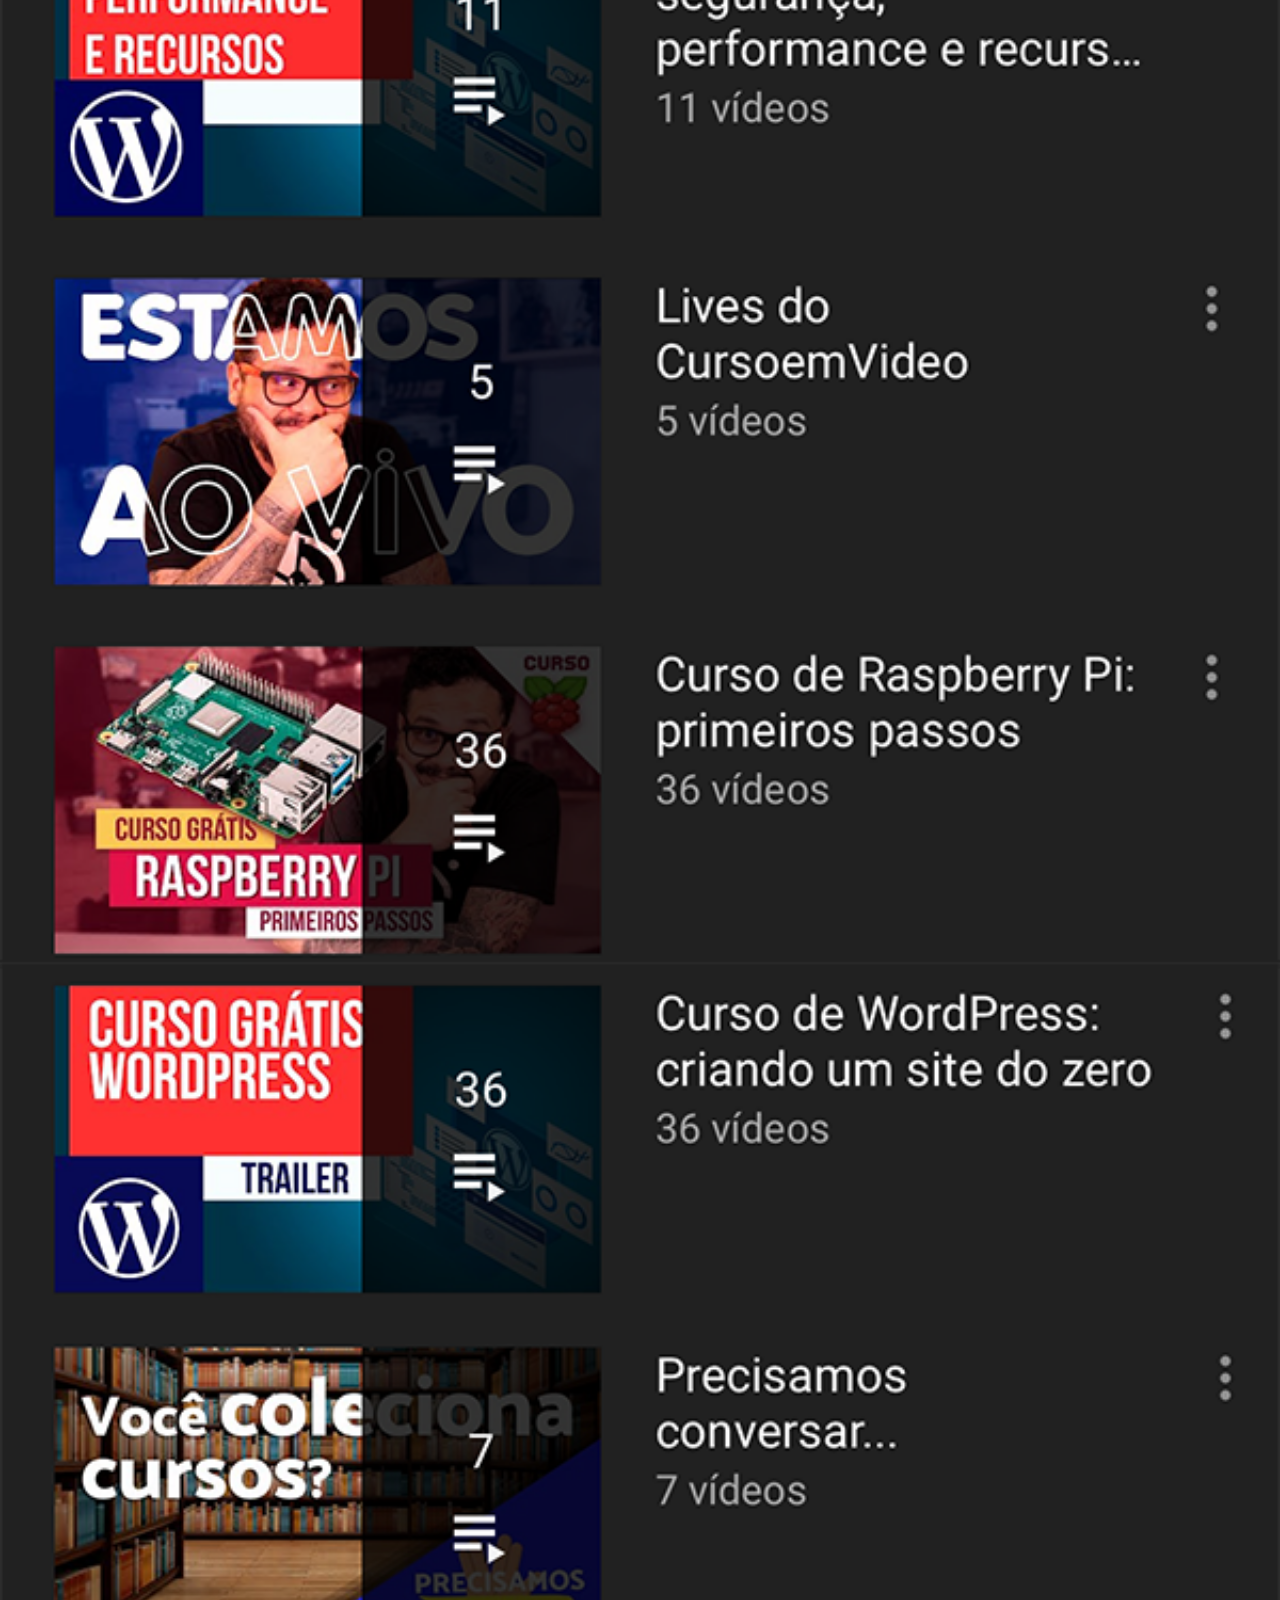
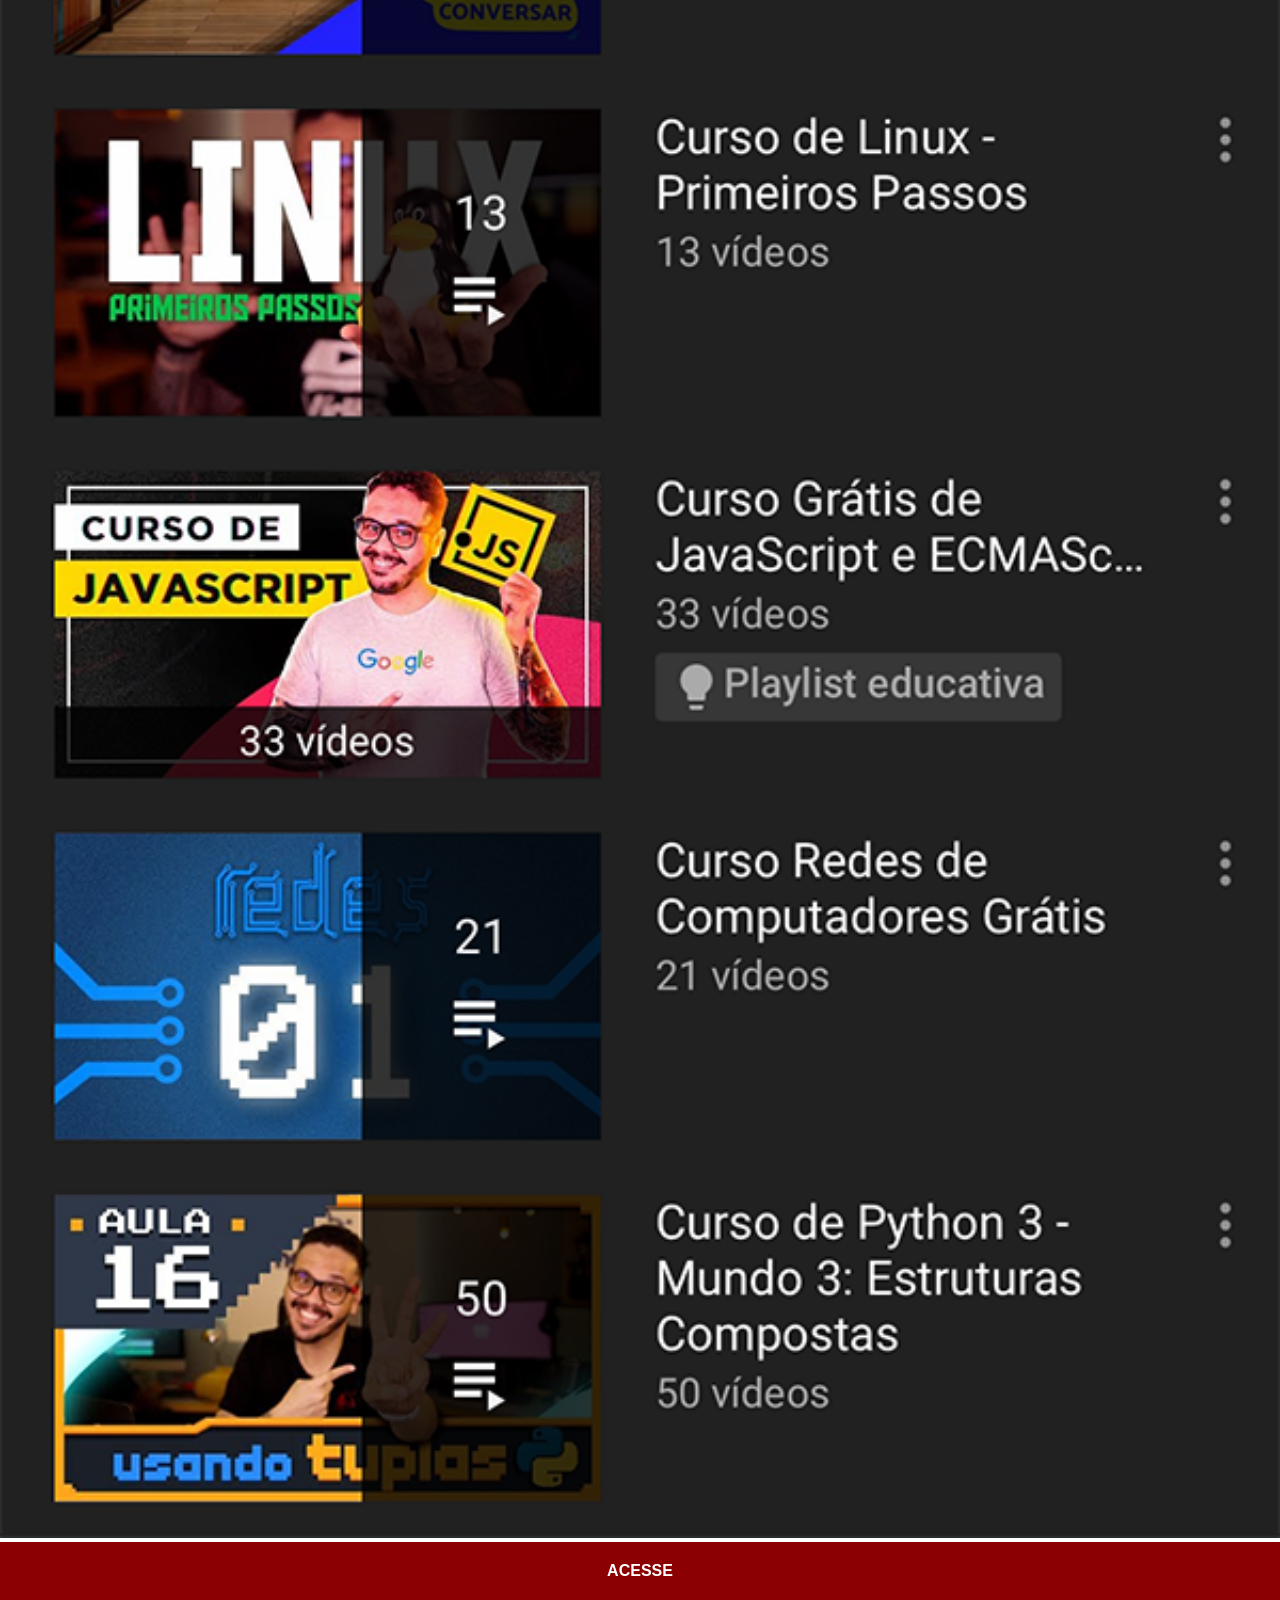
<file: youtube.html>
<!DOCTYPE html>
<html lang="pt-br">
<head>
    <meta charset="UTF-8">
    <meta name="viewport" content="width=device-width, initial-scale=1.0">
    <title>Youtube</title>
    <link rel="stylesheet" href="estilos/social.css">
</head>
<body>
    <img src="imagens/tela-youtube.png" alt="Youtube">
    <a href="https://www.youtube.com/" target="_blank">ACESSE</a>
</body>
</html>
</file>
<file: estilos/style.css>
@charset "UTF-8";

* {
    margin: 0px;
    padding: 0px;
    font-family: Arial, Helvetica, sans-serif;
}

html, body {
    height: 100vh;
    width: 100vw;
    background-color: black;
}

body {
    background: url('../imagens/fundo-madeira.jpg') no-repeat top center;
    background-size: cover;
    background-attachment: fixed;
}

main {
    position: relative;
    height: 100vh;
}

section#telefone {
    position: absolute;
    top: 50%;
    left: 50%;
    transform: translate(-50%, -50%);

    height: 627px;
    width: 311px;
    
    background: url('../imagens/frame-iphone.png') no-repeat;
}

iframe#tela {
    position: relative;
    top: 80px;
    left: 22px;
    width: 267px;
    height: 471px;
}

section#redes-sociais {
    text-align: right;
}

section#redes-sociais img {
    width: 50px;
    margin: 10px;
    border-radius: 50%;
    box-shadow: 2px 2px 5px rgba(0, 0, 0, 0.400);
}

section#redes-sociais img:hover {
    border: 2px solid rgba(255, 255, 255, 0.637);
    transform: translate(-3px,-3px);
    box-shadow: 5px 5px 10px rgba(0, 0, 0, 0.6);
    transition:  transform .3s, border 1s;
}
</file>
<file: estilos/social.css>
@charset "UTF-8";
    
    * {
        margin: 0px;
        padding: 0px;
        font-family: Arial, Helvetica, sans-serif;
    }

    ::-webkit-scrollbar{
        width: 0px;
        height: 0px;
    }

    img {
        width: 100vw;
    }

    a {
        display: block;
        background-color: darkred;
        padding: 20px;
        text-align: center;
        text-decoration: none;
        color: white;
        font-weight: bolder;
    }

    a:hover {
        background-color: red;
    }
</file>
